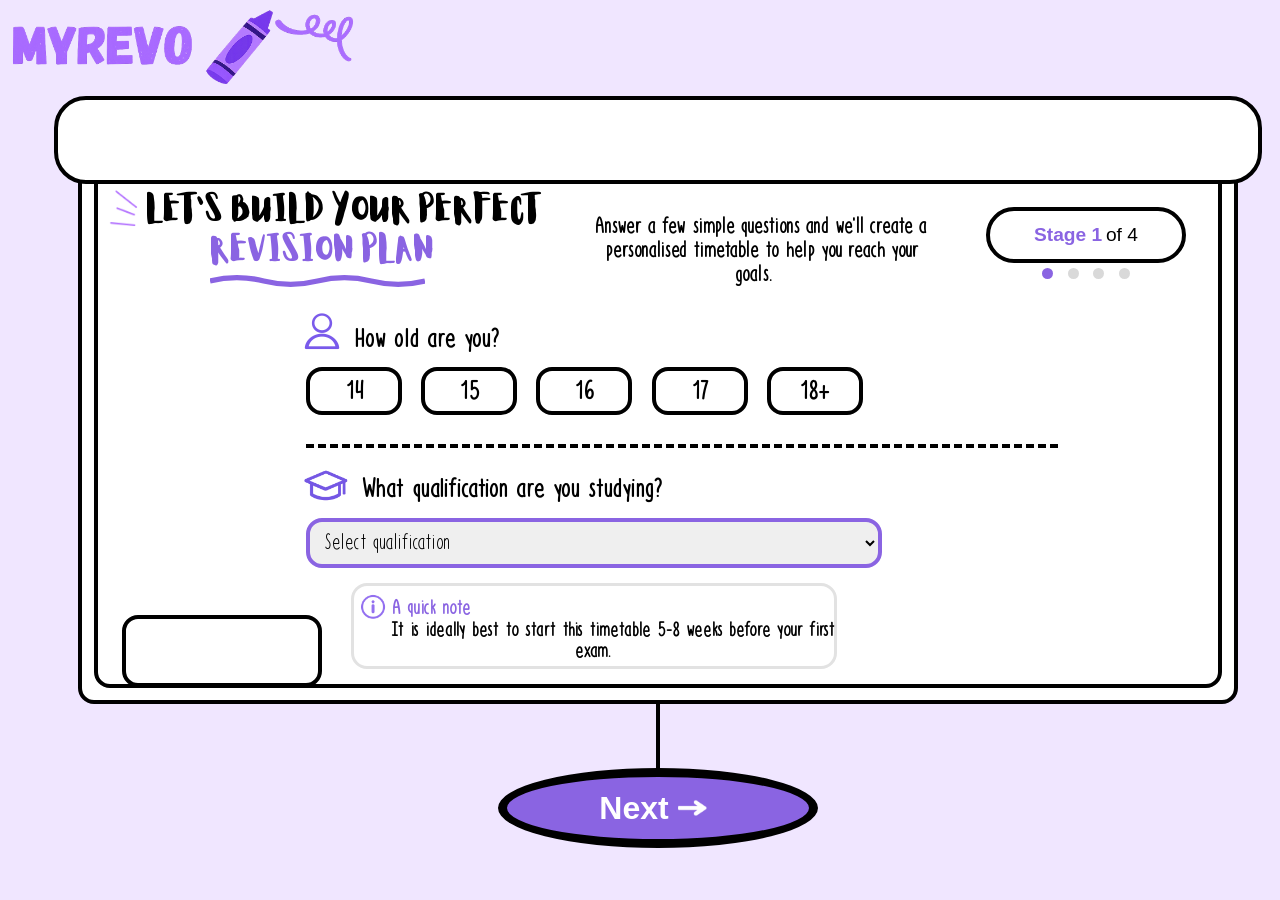
<file: index.html>
<!DOCTYPE html>
<html lang="en-GB">

<head>
<meta charset="UTF-8">
<title>MyRevo - Stage 1</title>
<meta name="viewport" content="width=device-width, initial-scale=1.0">
<meta name="description" content="Build your personalised revision timetable with MyRevo. 
    Answer a few quick questions about your age and qualification.">
<link rel="icon" href="images/icon.png">
<link rel="stylesheet" title="Default" href="css/default.css">

<!-- Google Analytics -->
<script async src="https://www.googletagmanager.com/gtag/js?id=G-S2PFQ54LZQ"></script>
<script>
    window.dataLayer = window.dataLayer || [];

    function gtag() {
        dataLayer.push(arguments);
    }

    gtag('js', new Date());

    gtag('config', 'G-S2PFQ54LZQ');
</script>

<style>

    body {
        -webkit-user-select: none;
        user-select: none;
    }

    .circle {
        cursor: pointer;
        transition: 0.2s ease;
    }

    .circle:hover {
        background: #6b3dcc;
    }

    #position1 {
        position: absolute;
        top: 3.3rem;
        left: 3rem;
    }

    #position2 {
        position: absolute;
        top: 5.8rem;
        left: 7rem;
        color: #8a64e2;
    }

    .squiggle {
        position: absolute;
        top: 1.3rem;
        left: 7rem;
    }

    #position3 {
        font-size: 1.3rem;
        position: absolute;
        top: 3.6rem;
        left: 31rem;
    }

    #position4 {
        font-size: 1.3rem;
        position: absolute;
        top: 5.1rem;
        left: 31.7rem;
    }

    #position5 {
        font-size: 1.3rem;
        position: absolute;
        top: 6.6rem;
        left: 39.8rem;
    }

    #position6 {
        font-size: 1.2rem;
        position: absolute;
        top: 27.4rem;
        left: 18.3rem;
        color: #8a64e2;
    }

    #position7 {
        font-size: 1.2rem;
        position: absolute;
        top: 28.8rem;
        left: 18.3rem;
    }

    #position8 {
        font-size: 1.2rem;
        position: absolute;
        top: 30.1rem;
        left: 29.8rem;
    }

    .lines {
        position: absolute;
        width: 3rem;
        height: 3.3rem;
        top: 2.7rem;
        left: 0.1rem;
    }

    #question1 {
        font-size: 1.6rem;
        position: absolute;
        top: 10rem;
        left: 16rem;
    }

    .question1-icon {
        position: absolute;
        height: 4rem;
        top: 10rem;
        left: 12rem;
    }

    .age-options {
        position: absolute;
        top: 13.2rem;
        left: 13rem;
        display: flex;
        gap: 1.2rem;
    }

    .age-btn {
        width: 6rem;
        height: 3rem;
        border: 0.3rem solid #000000;
        border-radius: 1rem;
        font-size: 1.6rem;
        font-weight: 600;
        background: #FFFFFF;
        cursor: pointer;
    }
    
    .age-btn:hover, .age-btn.selected {
        background: #8a64e2;
        border-color: #000000;
        color: #FFFFFF;
    }

    .divider {
        position: absolute;
        top: 18rem;
        left: 13rem;
        width: 47rem;
        border-top: 0.3rem dashed #000000;
    }

    #question2 {
        font-size: 1.6rem;
        position: absolute;
        top: 19.4rem;
        left: 16.5rem;
    }

    .question2-icon {
        position: absolute;
        height: 4.5rem;
        top: 19.4rem;
        left: 12rem;
    }

    .dropdown-wrapper {
        position: absolute;
        top: 23.6rem;
        left: 13rem;
    }

    .dropdown {
        width: 36rem;
        padding: 0.6rem;
        border: 0.3rem solid #8a64e2;
        border-radius: 1rem;
        font-size: 1.3rem;
        cursor: pointer;
    }

    .dropdown:focus {
        outline: none;
        border-color: #8a64e2;
        box-shadow: 0 0 0 0.2rem #8a64e266; 
    }

    .info {
        position: absolute;
        left: 15.8rem;
        top: 26.7rem;
        width: 30rem;
        height: 5rem;
        border: 0.2rem solid #e2e2e2;
        border-radius: 1rem;
        background: #FFFFFF;
    }

    .info-icon {
        position: absolute;
        height: 2.4rem;
        top: 28rem;
        left: 16rem;
    }

    .next-icon {
        width: 3rem;
        height: 3rem;
    }

    .error-msg {
        display: none;
        position: absolute;
        padding: 1rem;
        bottom: -0.5rem;
        width: 16rem;
        left: 49.6rem;
        background: #FFFFFF;
        color: #FF0000;
        font-size: 1.3rem;
        font-family: Azurite, sans-serif;
        border: 0.3rem solid #FF0000;
        border-radius: 1rem;
    }

    html.is-mobile-device #position1 {
        top: 4.2rem;
    }

    html.is-mobile-device #position2 {
        top: 6.7rem;
    }

</style>

</head>
<body>


<main class="whiteboard-frame1">

    <img class= "page-icon" src="images/page_icon.png" alt="MyRevo Icon">

    <section class="whiteboard-frame2">
        <p class="stages"><strong><span style="color: #8a64e2;">Stage 1</span></strong>of 4</p>
        
        <section class="dots">
            <p class="stage-dot active"></p>
            <p class="stage-dot"></p>
            <p class="stage-dot"></p>
            <p class="stage-dot"></p>
        </section>

        <p class="info"></p>
        <img class="info-icon" src="images/info_icon.png" alt="Info Icon">
        <h3 class="font2" id="position6">A quick note</h3>
        <h3 class="font2" id="position7">It is ideally best to start this timetable 5-8 weeks before your first</h3>
        <h3 class="font2" id="position8">exam.</h3>
        
        <h1 class="font1">
            <span id="position1">Let's build your perfect</span>
            <span id="position2">revision plan</span>
        </h1>

        <svg class="squiggle" width="215" height="240" viewBox="0 0 160 10" xmlns="http://www.w3.org/2000/svg">
            <path d="M0,5 Q20,0 40,5 Q60,10 80,5 Q100,0 120,5 Q140,10 160,5" 
                fill="none" stroke="#8a64e2" stroke-width="4"/>
        </svg>
        
        <img class= "lines" src="images/purple_lines.png" alt="Purple Lines">
        <h2 class="font2" id="position3">Answer a few simple questions and we'll create a</h2>
        <h2 class="font2" id="position4">personalised timetable to help you reach your</h2>
        <h2 class="font2" id="position5">goals.</h2>
        
        <img class="question1-icon" src="images/question1_icon.png" alt="Age Icon">
        <h3 class="font2" id="question1">How old are you?</h3>
        <p class="age-options">
            <button type="button" class="age-btn font2" onclick="selectAge(this)">14</button>
            <button type="button" class="age-btn font2" onclick="selectAge(this)">15</button>
            <button type="button" class="age-btn font2" onclick="selectAge(this)">16</button>
            <button type="button" class="age-btn font2" onclick="selectAge(this)">17</button>
            <button type="button" class="age-btn font2" onclick="selectAge(this)">18+</button>
        </p>

        <p class="divider"></p>

        <img class="question2-icon" src="images/question2_icon.png" alt="Graduation Icon">
        <h3 class="font2" id="question2">What qualification are you studying?</h3>
        <section class="dropdown-wrapper">
            <select class="dropdown font2">
                <option value="" disabled selected>Select qualification</option>
                <option>GCSE Year 10</option>
                <option>GCSE Year 11</option>
                <option>A Level/ AS Level/ BTEC (Year 12)</option>
                <option>A Level/ BTEC (Year 13)</option>
                <option>T Level (Year 1)</option>
                <option>T Level (Year 2)</option>
                <option>University (Level 4)</option>
                <option>University (Level 5)</option>
                <option>University (Level 6)</option>
                <option>University (Master's Degree)</option>
            </select>
        </section>
        
        <h3 class="error-msg font2"></h3>

        <p class="rubber"></p>
    </section>

    <p class="whiteboard-top"></p>
    <p class="line"></p>
    <button type="button" class="circle" onclick="nextPage()">Next<img class="next-icon" src="images/next_icon.png" alt="Next Icon"></button>

</main>

<script src="javascripts/device-check.js"></script>
<script>

    function selectAge(btn) {
        document.querySelectorAll('.age-btn').forEach(b => b.classList.remove('selected'));
        btn.classList.add('selected');
    }

    function nextPage() {
        const ageSelected = document.querySelector('.age-btn.selected');
        const errorMessage = document.querySelector('.error-msg');
        const qualification = document.querySelector('.dropdown').value;
        
        if (!ageSelected || qualification == '') {
            errorMessage.style.display = 'block';
            errorMessage.textContent = 'Error: You cannot leave any blank.';
            return;
        }

        const age = ageSelected.textContent === '18+' ? 18 : parseInt(ageSelected.textContent);

        if (age > 15 && qualification == "GCSE Year 10") {
            errorMessage.style.display = 'block';
            errorMessage.textContent = 'Error: Your age cannot exceed 15 for this qualification.';
            return;
        }

        if (age == 14 && qualification == "GCSE Year 11") {
            errorMessage.style.display = 'block';
            errorMessage.textContent = 'Error: Your age cannot be below 15 for this qualification.';
            return;
        }

        if (qualification == "A Level/ AS Level/ BTEC (Year 12)" || qualification == "T Level (Year 1)") {
            if (age < 16 || age > 17) {
                errorMessage.style.display = 'block';
                errorMessage.textContent = 'Error: Your age must be 16 or 17 for this qualification.';
                return;
            }
        }
        
        if (qualification == "A Level/ BTEC (Year 13)" || qualification == "T Level (Year 2)") {
            if (age < 17) {     
                errorMessage.style.display = 'block';
                errorMessage.textContent = 'Error: Your age cannot be below 17 for this qualification.';
                return;
            }
        }

        if (qualification == "University (Level 4)" || qualification == "University (Level 5)" || 
            qualification == "University (Level 6)" || qualification == "University (Master's Degree)") {
            
            if (age < 18) {
                errorMessage.style.display = 'block';
                errorMessage.textContent = 'Error: Your age cannot be below 18+ for this qualification.';
                return;
            }
        }

        errorMessage.style.display = 'none';

        localStorage.setItem("qualification", qualification);
        localStorage.setItem("age", age);

        animation();
    
    }

    function animation() {
        const board1 = document.querySelector('.whiteboard-frame1');
        const board2 = document.querySelector('.whiteboard-frame2');
        const line = document.querySelector('.line');
        const btn = document.querySelector('.circle');

        btn.classList.add('animating1');

        setTimeout(() => {
            line.classList.add('animating1');
            board1.classList.add('animating1');
            board2.classList.add('animating1');
        }, 120);
 
        setTimeout(() => {
            window.location.href = '/stage_2/';
        }, 700);
    }

</script>

</body>
</html>
</file>
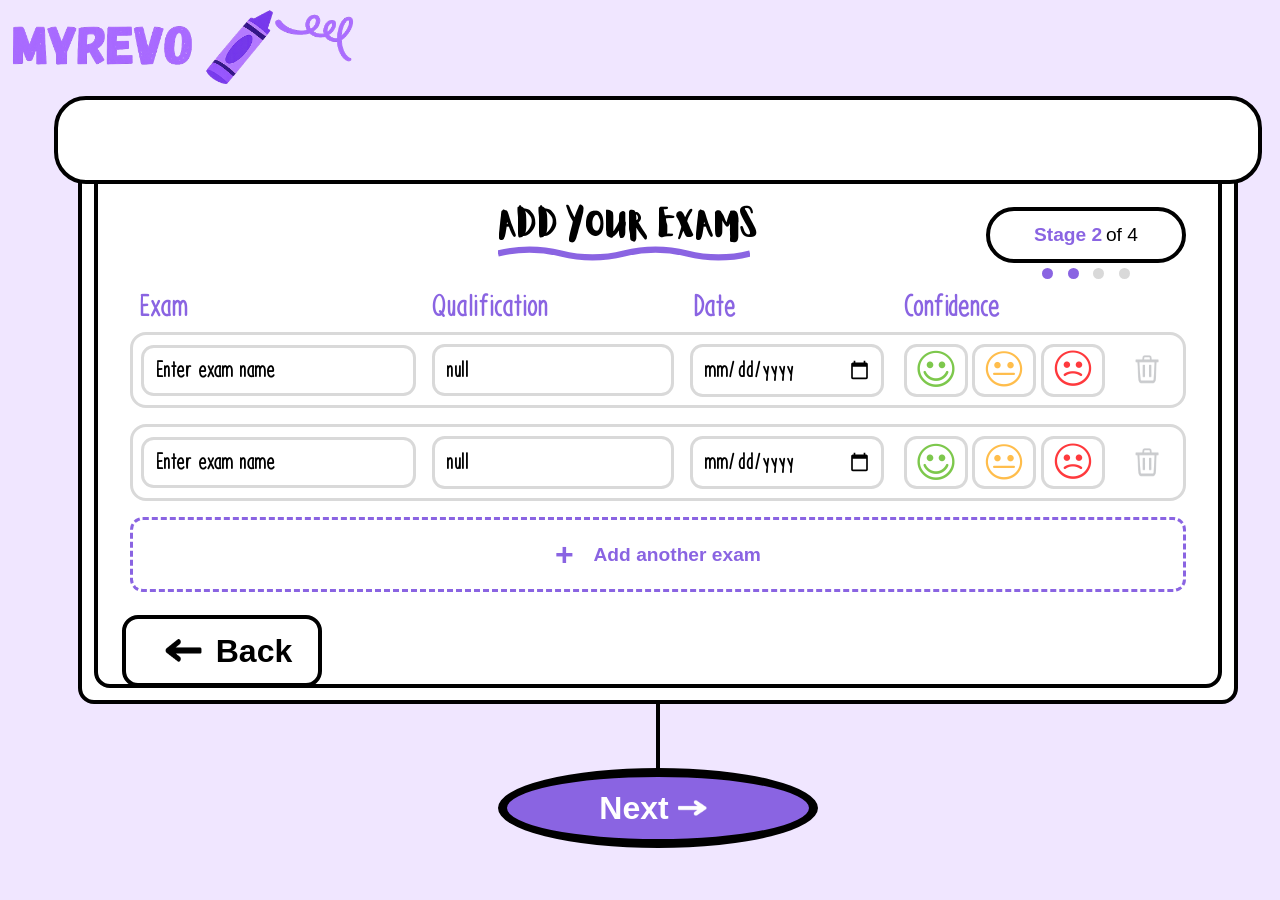
<file: stage_2/index.html>
<!DOCTYPE html>
<html lang="en-GB">

<head>
<meta charset="UTF-8">
<title>MyRevo - Stage 2</title>
<meta name="viewport" content="width=device-width, initial-scale=1.0">
<meta name="description" content="Add the name, qualification type (if necessary),
    the date and the confidence level for your exams so MyRevo is able to apply this on your timetable.">
<link rel="icon" href="../images/icon.png">
<link rel="stylesheet" title="Default" href="../css/default.css">

<style>

    body {
        -webkit-user-select: none;
        user-select: none;
    }

    .circle {
        cursor: pointer;
        transition: 0.2s ease;
    }

    .circle:hover {
        background: #6b3dcc;
    }

    .rubber {
        position: absolute;
        bottom: -0.2rem;
        cursor: pointer;
        height: 4.5rem;
        width: 12.5rem;
        transition: 0.2s ease;
    }

    .rubber:hover {
        background: #e2e2e2;
    }
    
    .next-icon {
        width: 3rem;
        height: 3rem;
    }

    .back-icon {
        width: 4rem;
        height: 5rem;
    }

    #position1 {
        position: absolute;
        top: 2.5rem;
        left: 25rem;
        font-size: 2rem;
    }

    .squiggle {
        position: relative;
        margin-left: 25rem;
    }

    .table-wrap {
        position: absolute;
        top: 9rem;
        left: 2rem;
        right: 2rem;
        bottom: 5.2rem;
        overflow-y: auto;    
    }

    .table-wrap::-webkit-scrollbar { 
        width: 0.4rem; 
    }

    .table-wrap::-webkit-scrollbar-thumb { 
        background: #f0e6ff;
        border-radius: 2.5rem;
    }
 
    .exam-row {
        display: grid;
        grid-template-columns: 1.7fr 1.5fr 1.2fr 1.3fr 0.3fr;
        align-items: center;
        height: 3.4rem;
        border: 0.2rem solid #d9d9d9;
        border-radius: 1rem;
        margin-bottom: 1rem;
        background: white;
        padding: 0.5rem;
        gap: 1rem;
    }

    .table-headers {
        position: sticky;
        top: 0;
        display: grid;
        grid-template-columns: 1.7fr 1.5fr 1.2fr 1.3fr 0.28fr;
        gap: 1rem;
        padding: 0.5rem;
        background: white;
        z-index: 10;
        margin-bottom: -1rem;
        font-size: 1.2rem;
        color: #8a64e2;
    }

    .table-headers h2 {
        margin: 0;
    }
        
    .exam-name {
        font-size: 1.3rem;
        font-weight: 800;
        border: 0.2rem solid #d9d9d9;
        border-radius: 0.8rem;
        padding: 0.7rem;
        overflow-x: auto;
        white-space: nowrap;
        text-overflow: clip;
    }

    .exam-name:focus { 
        outline: none; 
        border-color: #8a64e2; 
    }
 
    .exam-qual {
        height: 2.9rem;
        font-size: 1.3rem;
        font-weight: 800;
        border: 0.2rem solid #d9d9d9;
        border-radius: 0.8rem;
        display: flex;
        align-items: center;
        padding: 0 0.7rem;
    } 

    .date-input {
        box-sizing: border-box;
        width: 100%;
        height: 3.3rem;
        font-size: 1.3rem;
        font-weight: 800;
        border: 0.2rem solid #d9d9d9;
        border-radius: 0.8rem;
        padding: 0.6rem;
        cursor: pointer;
    }

    .date-input:focus { 
        outline: none; 
        border-color: #8a64e2; 
    }

    .conf-cell { 
        display: flex;
        gap: 0.1rem;
    }

    .conf-btn {
        width: 4rem; 
        height: 3.3rem;
        border: 0.2rem solid #d9d9d9;
        border-radius: 0.8rem;
        background: #FFFFFF;
        cursor: pointer;
        display: flex; 
        align-items: center; 
        justify-content: center;
        margin-left: 0.2rem;
    }

    .conf-btn.good:hover, .conf-btn.good.active { 
        background: #d1fae5; 
        border-color: #4ccf62; 
    }

    .conf-btn.ok:hover, .conf-btn.ok.active { 
        background: #fef3c7; 
        border-color: #f5a822; 
    }
    
    .conf-btn.bad:hover, .conf-btn.bad.active { 
        background: #fee2e2; 
        border-color: #ef4444; 
    }
    
    .conf-icons {
        width: 4rem;
    }
 
    .add-row-btn {
        width: 100%;
        height: 4.7rem;
        border: 0.2rem dashed #8a64e2;
        border-radius: 0.8rem;
        background: white;
        padding: 0.4rem;
        font-size: 1.2rem;
        font-family: sans-serif;
        font-weight: 700;
        color: #8a64e2;
        cursor: pointer;
        transition: 0.2s ease;
        margin-top: 0.1rem;
    }
    
    .add-row-btn:hover { 
        background: #f0e6ff; 
    }

    .delete-icon {
        width: 2.5rem;
        height: 3rem;
        background: none;
        border: none;
        padding: 0;
        cursor: pointer;
    }

    .pop-up {
        position: fixed;
        top: 0.1rem;
        left: 50%;
        transform: translateX(-50%);
        padding: 1rem;
        border-radius: 0.8rem;
        font-family: sans-serif;
        font-size: 1.2rem;
        font-weight: 700;
        z-index: 999;
        opacity: 0;
        transition: 0.3s opacity;
    }

    .pop-up.success { 
        background: #d1fae5; 
        border: 2px solid #10b981; 
        color: #065f46; 
    }

    .pop-up.error { 
        background: #fee2e2; 
        border: 2px solid #ef4444; 
        color: #991b1b; 
    }

    .pop-up.show { 
        opacity: 1; 
    }

    .error-msg {
        display: none;
        padding: 1rem;
        width: 30rem;
        color: #FF0000;
        background: #FFFFFF;
        font-size: 1.4rem;
        border: 0.3rem solid #FF0000;
        border-radius: 1rem;
        margin-top: 15rem;
        margin-left: 16rem;
    }

    .dropdown {
        width: calc(100% + 1.4rem);
        height: 100%;
        margin-left: -0.7rem;
        margin-right: -0.7rem;
        border: 0rem solid #d9d9d9;
        border-radius: 0.6rem;
        font-size: 1.3rem;
        font-weight: 800;
        cursor: pointer;
        padding: 0 0.4rem;
    }

    .dropdown:focus {
        outline: none; 
        box-shadow: 0 0 0 0.2rem #8a64e2;
    }

    html.is-mobile-device #position1 {
        top: 3.5rem;
    }

    html.is-mobile-device .squiggle {
        top: 0.1rem;
    }

</style>

</head>
<body>


<main class="whiteboard-frame1 animating2">

    <p class="pop-up"></p>

    <img class= "page-icon" src="../images/page_icon.png" alt="MyRevo Icon">

    <div class="page-wrapper" id="pageWrapper"></div>
        <section class="whiteboard-frame2 animating2">
            <p class="stages"><strong><span style="color: #8a64e2;">Stage 2</span></strong>of 4</p>
            
            <section class="dots">
                <p class="stage-dot active"></p>
                <p class="stage-dot active"></p>
                <p class="stage-dot"></p>
                <p class="stage-dot"></p>
            </section>

            <h1 class="font1" id="position1">Add your exams</h1>
            <svg class="squiggle" width="252" height="227" viewBox="0 0 160 10" xmlns="http://www.w3.org/2000/svg">
                <path d="M0,5 Q20,0 40,5 Q60,10 80,5 Q100,0 120,5 Q140,10 160,5" 
                    fill="none" stroke="#8a64e2" stroke-width="4"/>
            </svg>

            <section class="table-wrap">
                <section class="table-headers">
                    <h2 class="font2">Exam</h2>
                    <h2 class="font2">Qualification</h2>
                    <h2 class="font2">Date</h2>
                    <h2 class="font2">Confidence</h2>
                    <span></span>
                </section>
                <p id="examList"></p>
                <button type="button" class="add-row-btn" id="addBtn" onclick="addExam()">
                    <span style="font-size: 2rem; vertical-align: middle; margin-right: 0.9rem">+</span>
                    <span style="vertical-align: middle;">Add another exam</span></button>
            </section>

            <button type="button" class="rubber" onclick="previousPage()"><img class="back-icon" src="../images/back_icon.png" alt="Back Icon">Back</button>

            <h3 class="error-msg font2"></h3>
            
        </section>
    </div>

    <p class="whiteboard-top"></p>
    <p class="line animating2"></p>
    <button class="circle animating2" onclick="nextPage()">Next<img class="next-icon" src="../images/next_icon.png" alt="Next Icon"></button>

</main>

<script src="../javascripts/device-check.js"></script>

<script>
    
    window.onload = () => {
        const skipLoad = sessionStorage.getItem('skipLoad');

        if (skipLoad) {
            sessionStorage.removeItem('skipLoad');

            const board1 = document.querySelector('.whiteboard-frame1');
            const board2 = document.querySelector('.whiteboard-frame2');
            const line = document.querySelector('.line');
            const btn = document.querySelector('.circle');

            board1.classList.remove('animating2');
            board2.classList.remove('animating2');
            line.classList.remove('animating2');
            btn.classList.remove('animating2');

            board1.classList.add('no-animation');
            board2.classList.add('no-animation');
            line.classList.add('no-animation');
            btn.classList.add('no-animation');
        }
    };

    function previousPage() {
        window.location.href = '/'
    }

    const maxLength = 35;

    function qualificationChecker(i) {
        let qualification = localStorage.getItem("qualification");

        if (qualification === "A Level/ AS Level/ BTEC (Year 12)") {
            return `
                <select class="dropdown font2" onchange="exams[${i}].qualification = this.value">
                    <option value="" disabled selected>Select qualification</option>
                    <option ${exams[i].qualification === "A Level Year 12" ? "selected" : ""}>A Level Year 12</option>
                    <option ${exams[i].qualification === "AS Level Year 12" ? "selected" : ""}>AS Level Year 12</option>
                    <option ${exams[i].qualification === "BTEC Year 12" ? "selected" : ""}>BTEC Year 12</option>
                </select>`;
        }

        if (qualification === "A Level/ BTEC (Year 13)") {
            return `
                <select class="dropdown font2" onchange="exams[${i}].qualification = this.value">
                    <option value="" disabled selected>Select qualification</option>
                    <option ${exams[i].qualification === "A Level Year 13" ? "selected" : ""}>A Level Year 13</option>
                    <option ${exams[i].qualification === "BTEC Year 13" ? "selected" : ""}>BTEC Year 13</option>
                </select>`;
        }

        exams[i].qualification = qualification;

        return qualification;
    }
 
    const exams = [
        { name: 'Enter exam name', qualification: null, date: null, confidence: null },
        { name: 'Enter exam name', qualification: null, date: null, confidence: null },
    ];
 
    function fmtDate(iso) {
        if (!iso) return '';
        const [y, m, d] = iso.split('-');
        return `${d}/${m}/${String(y).slice(2)}`;
    }

    function getDateBounds() {
        const today = new Date().toISOString().split('T')[0];
        const nextYear = new Date(new Date().setFullYear(new Date().getFullYear() + 1)).toISOString().split('T')[0];
        return { today, nextYear };
    }

    function handleDateChange(input, i) {
        const errorMessage = document.querySelector('.error-msg');

        if (!input.value) {
            return;
        }

        const [yearStr, monthStr] = input.value.split('-');
        const year = Number(yearStr);
        const month = Number(monthStr);

        if (year < 1000) {
            return;
        }

        const currentYear = new Date().getFullYear();
        if (year !== currentYear && year !== currentYear + 1) {
            exams[i].date = null;
            input.value = '';
            errorMessage.style.display = 'block';
            errorMessage.textContent = 'Error: The year must be this year or next year.';
            return;
        }
        
        const { today, nextYear } = getDateBounds();

        if (input.value < today || input.value > nextYear) {
            exams[i].date = null;
            input.value = '';
            errorMessage.style.display = 'block';
            errorMessage.textContent = 'Error: Date must be between today and next year.';
            return;
        }

        errorMessage.style.display = 'none';
        exams[i].date = input.value;
        process();
    }
 
    function process() {
        const list = document.getElementById('examList');
        list.innerHTML = '';
 
        exams.forEach((ex, i) => {
            const row = document.createElement('div');
            row.className = 'exam-row';
            row.innerHTML = `
                <input class="exam-name font2" type="text" value="${ex.name}" oninput="exams[${i}].name=this.value"></input>
                <div class="exam-qual font2">${qualificationChecker(i)}</div>
                <input class="date-input font2" type="date" value="${ex.date}" 
                    oninput="handleDateChange(this, ${i})">
                <div class="conf-cell">
                    <button type="button" class="conf-btn good ${ex.confidence==='good'?'active':''}" onclick="setConf(${i},'good')">
                        <img class="conf-icons" src="../images/good_icon.png" alt="Good Icon"></button>
                    <button type="button" class="conf-btn ok ${ex.confidence==='ok'  ?'active':''}" onclick="setConf(${i},'ok')">
                        <img class="conf-icons" src="../images/okay_icon.png" alt="Okay Icon"></button>
                    <button type="button" class="conf-btn bad ${ex.confidence==='bad' ?'active':''}" onclick="setConf(${i},'bad')">
                        <img class="conf-icons" src="../images/bad_icon.png" alt="Bad Icon"></button>
                </div>
                <button type="button" class="delete-icon" onclick="delExam(${i})"><img class="delete-icon" src="../images/delete_icon.png" alt="Delete Icon"></button>
            `;
            list.appendChild(row);
        });

        localStorage.setItem("exams", JSON.stringify(exams));
 
        document.querySelector('#addBtn').style.display = 'block';
    }
 
    function setConf(i, value) { 
        exams[i].confidence = value; 
        process(); 
    }
 
    function delExam(i) {
        exams.splice(i, 1);
        process();
        showPopUp('Successfully deleted', 'error');
    }

    function addExam() {
        if (exams.length >= maxLength) {
            const errorMessage = document.querySelector('.error-msg');

            errorMessage.style.display = 'block';
            errorMessage.textContent = 'You have reached the maximum number of exams.';

            setTimeout(() => {
                errorMessage.style.display = 'none';
            }, 3000);

            return;
        }

        exams.push({
            name: 'Enter exam name',
            qualification: null,
            date: null,
            confidence: null
        });

        process();
        showPopUp('Successfully added', 'success');
    }

    function showPopUp(msg, type) {
        const popUp = document.querySelector('.pop-up');
        popUp.textContent = msg;
        popUp.className = `pop-up ${type} show`;
        setTimeout(() => popUp.className = 'pop-up', 1500);
    }

    function nextPage() {
        const errorMessage = document.querySelector('.error-msg');
        const qualification = localStorage.getItem("qualification");

        if (exams.length == 0) {
            errorMessage.style.display = 'block';
            errorMessage.textContent = 'Error: You must have at least one exam.';
            return;
        }

        if (exams.some(ex => !ex.name || ex.name === "Enter exam name")) {
            errorMessage.style.display = 'block';
            errorMessage.textContent = 'Error: You cannot leave any blank.';
            return;
        }

        if ((qualification === "A Level/ AS Level/ BTEC (Year 12)" || qualification === "A Level/ BTEC (Year 13)") && exams.some(ex => !ex.qualification)) {
            errorMessage.style.display = 'block';
            errorMessage.textContent = 'Error: You cannot leave any blank.';
            return;
        }

        if (exams.some(ex => !ex.date)) {
            errorMessage.style.display = 'block';
            errorMessage.textContent = 'Error: You cannot leave any blank.';
            return;
        }

        if (exams.some(ex => !ex.confidence)) {
            errorMessage.style.display = 'block';
            errorMessage.textContent = 'Error: You cannot leave any blank.';
            return;
        }

        const dateCounts = {};

        exams.forEach(ex => {
            if (!ex.date) return;
            dateCounts[ex.date] = (dateCounts[ex.date] || 0) + 1;
        });

        for (const date in dateCounts) {
            if (dateCounts[date] > 2) {
                const errorMessage = document.querySelector('.error-msg');
                errorMessage.style.display = 'block';
                errorMessage.textContent = 'Error: You cannot have more than two exams on the same day.';
                return;
            }
        }

        const nameCounts = {};

        exams.forEach(ex => {
            const name = ex.name.trim().toLowerCase();
            if (!name) return;
            nameCounts[name] = (nameCounts[name] || 0) + 1;
        });

        for (const name in nameCounts) {
            if (nameCounts[name] > 1) {
                const errorMessage = document.querySelector('.error-msg');
                errorMessage.style.display = 'block';
                errorMessage.textContent = 'Error: You cannot have two or more exams with the same name.';
                return;
            }
        }

        localStorage.setItem("exams", JSON.stringify(exams));

        animation();
    }

    function animation() {
        const board1 = document.querySelector('.whiteboard-frame1');
        const board2 = document.querySelector('.whiteboard-frame2');
        const line = document.querySelector('.line');
        const btn = document.querySelector('.circle');
        
        board1.classList.remove('animating2');
        board2.classList.remove('animating2');
        line.classList.remove('animating2');
        btn.classList.remove('animating2');
        board1.classList.remove('no-animation');
        board2.classList.remove('no-animation');
        line.classList.remove('no-animation');
        btn.classList.remove('no-animation');

        btn.classList.add('animating1');

        setTimeout(() => {
            line.classList.add('animating1');
            board1.classList.add('animating1');
            board2.classList.add('animating1');
        }, 120);
 
        setTimeout(() => {
            window.location.href = '/stage_3/';
        }, 700);
    }

    process();

</script>

</body>
</html>
</file>
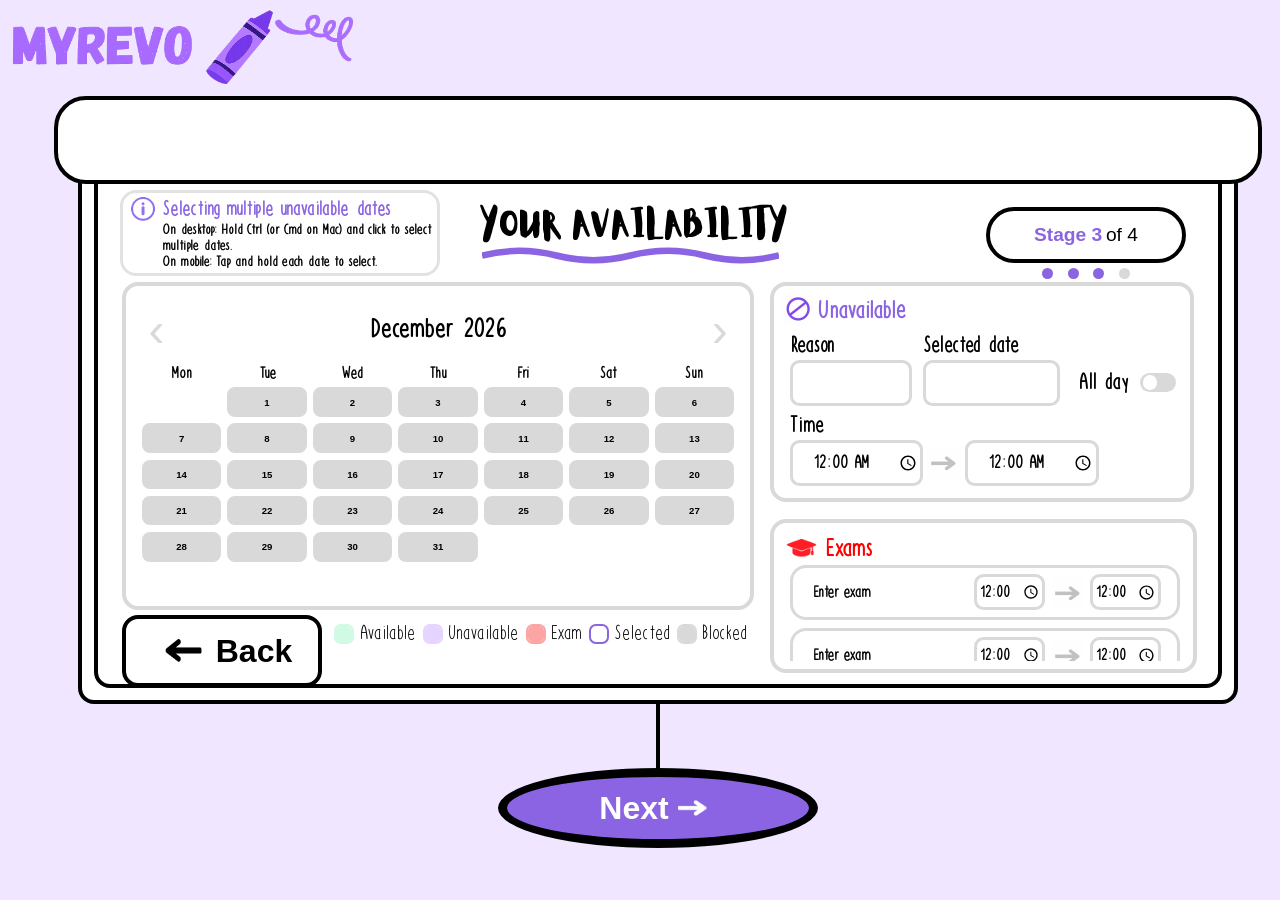
<file: stage_3/index.html>
<!DOCTYPE html>
<html lang="en-GB">

<head>
<meta charset="UTF-8">
<title>MyRevo - Stage 3</title>
<meta name="viewport" content="width=device-width, initial-scale=1.0">
<meta name="description" content="Set your availability and exam dates 
    so MyRevo can build a revision timetable that fits around your schedule.">
<link rel="icon" href="../images/icon.png">
<link rel="stylesheet" title="Default" href="../css/default.css">

<style>

    body {
        -webkit-user-select: none;
        user-select: none;
    }

    input, textarea {
        -webkit-user-select: text;
        user-select: text;
    }

    .circle {
        cursor: pointer;
        transition: 0.2s ease;
    }

    .circle:hover {
        background: #6b3dcc;
    }

    .rubber {
        position: absolute;
        bottom: -0.2rem;
        cursor: pointer;
        height: 4.5rem;
        width: 12.5rem;
        transition: 0.2s ease;
    }

    .rubber:hover {
        background: #e2e2e2;
    }
    
    .next-icon {
        width: 3rem;
        height: 3rem;
    }

    .back-icon {
        width: 4rem;
        height: 5rem;
    }

    #position1 {
        position: absolute;
        top: 2.5rem;
        left: 24rem;
        font-size: 2rem;
    }

    .squiggle {
        position: relative;
        margin-left: 24rem;
    }

    #position2 {
        position: absolute;
        top: -0.8rem;
        left: 2.7rem;
        font-size: 1.5rem;
        font-weight: 700;
        color: #8a64e2;
    }

    #position3 {
        position: absolute;
        top: 1.7rem;
        left: 9.3rem;
        font-size: 1.3rem;
        font-weight: 700;
    }

    #position4 {
        position: absolute;
        top: 6.7rem;
        left: 1rem;
        font-size: 1.3rem;
        font-weight: 700;
    }

    #position5 {
        position: absolute;
        top: 4rem;
        left: 19rem;
        font-size: 1.3rem;
        font-weight: 700;
    }

    #position6 {
        position: absolute;
        top: -0.7rem;
        left: 3.2rem;
        font-size: 1.5rem;
        font-weight: 700;
        color: #ff0000;
    }

    #position7 {
        position: absolute;
        top: 1.7rem;
        left: 1rem;
        font-size: 1.3rem;
        font-weight: 700;
    }

    #position8 {
        font-size: 1.2rem;
        position: absolute;
        top: 2.5rem;
        left: 4rem;
        font-weight: 700;
        color: #8a64e2;
    }

    #position9 {
        font-size: 0.9rem;
        position: absolute;
        top: 4.3rem;
        left: 4rem;
        font-weight: 700;
        color: #000000;
    }

    #position10 {
        font-size: 0.9rem;
        position: absolute;
        top: 5.3rem;
        left: 4rem;
        font-weight: 700;
        color: #000000;
    }

    #position11 {
        font-size: 0.9rem;
        position: absolute;
        top: 6.3rem;
        left: 4rem;
        font-weight: 700;
        color: #000000;
    }
    
    .box1 {
        position: absolute;
        left: 1.5rem;
        top: 8.9rem;
        width: 37rem;
        height: 18rem;
        border: 0.3rem solid #d9d9d9;
        padding: 1rem;
        border-radius: 1rem;
        background: #FFFFFF;
    }
    
    .month-nav {
        display: flex;
        justify-content: space-between;
        align-items: center;
        margin-bottom: 0.5rem;
        font-size: 1.6rem;
        font-weight: 700;
    }
 
    .month-nav button {
        background: none;
        border: none;
        font-size: 3rem;
        color: #8a64e2;
        cursor: pointer;
        padding: 0 0.4rem;
        transition: 0.15s;
    }
 
    .month-nav button:hover { 
        text-shadow: 0 0 0.6rem #8a64e2;
    }

    .month-nav button:disabled { 
        color: #d9d9d9; 
        cursor: default; 
    }

    .month-nav button:disabled:hover {
        background: none;
        text-shadow: none;
    }
 
    .day-headers {
        display: grid;
        grid-template-columns: repeat(7, 1fr);
        text-align: center;
        font-weight: 700;
        font-size: 1rem;
        margin-bottom: 0.3rem;
        gap: 0.4rem;
    }

    #calGrid {
        display: grid;
        grid-template-columns: repeat(7, 1fr);
        gap: 0.4rem;
    }
 
    .cal-day {
        text-align: center;
        padding: 0.4rem 0;
        border: 0.2rem solid #d1fae5;
        border-radius: 0.5rem;
        cursor: pointer;
        font-family: sans-serif;
        font-size: 0.6rem;
        font-weight: 700;
        background: #d1fae5;
        transition: 0.15s;
        touch-action: manipulation;
    }

    .cal-day:hover {
        border-color: #8a64e2;
        background-color: #FFFFFF;
    }

    .cal-day.selected {
        border-color: #8a64e2;
        background-color: #FFFFFF;
    }

    .cal-day.past {
        background: #d9d9d9;
        border-color: #d9d9d9;
        cursor: default;
    }

    .cal-day.empty {
        background: #FFFFFF;
        border: none;
        cursor: default;         
    }

    .cal-day.exam {
        background: #fca5a5;
        border-color: #fca5a5;
        cursor: default;
    }

    .cal-day.unavailable {
        background: #e5d4ff;
        border-color: #e5d4ff;
    }

    .cal-day.selected.unavailable {
        border-color: #8a64e2;
        background-color: #FFFFFF;
    }

    .key {
        margin-left: 14.9rem;
        margin-top: 15.5rem;
        font-size: 1.2rem;
        display: flex;
        flex-direction: row;
        gap: 0.6rem;
    }

    .key-item {
        display: flex;
        align-items: center;
        gap: 0.4rem;
    }

    .key-box {
        width: 1rem;
        height: 1rem;
        border-radius: 0.3rem;
    }

    .box2 {
        position: absolute;
        left: 42rem;
        top: 8.9rem;
        width: 24rem;
        height: 11.2rem;
        border: 0.3rem solid #d9d9d9;
        padding: 1rem;
        border-radius: 1rem;
        background: #FFFFFF;
    }

    .unavailable-icon {
        position: absolute;
        width: 2rem;
        height: 2rem;
        left: 0.5rem;
        top: 0.4rem;
    }

    .selected-date {
        position: absolute;
        left: 9.3rem;
        top: 3.5rem;
        width: 7.9rem;
        height: 2.5rem;
        border: 0.2rem solid #d9d9d9;
        border-radius: 0.6rem;
        font-size: 1.1rem;
        font-weight: 700;
        display: flex;        
        justify-content: flex-start;
        align-items: center; 
        padding-left: 0.3rem;
    }

    .reason {
        position: absolute;
        left: 1rem;
        top: 4.6rem;
        width: 6.8rem;
        height: 2.4rem;
        border: 0.2rem solid #d9d9d9;
        border-radius: 0.6rem;
        font-size: 1.1rem;
        font-weight: 700;
        display: flex;        
        justify-content: flex-start;
        align-items: center; 
        padding-left: 0.3rem;
        overflow-x: auto;
        white-space: nowrap;
        text-overflow: clip;
    }

    .reason:focus { 
        outline: none; 
        border-color: #8a64e2; 
    }

    .reason:disabled {
        background: #FFFFFF;
        color: #FFFFFF;
    }

    .toggle-wrap { 
        position: absolute; 
        width: 2.2rem; 
        height: 1.2rem;
        top: 5.4rem;
        left: 22.9rem; 
    }

    .toggle-slider {
        position: absolute; 
        inset: 0; 
        background: #d9d9d9;
        border-radius: 1rem; 
        cursor: pointer; 
        transition: 0.2s;
    }

    .toggle-wrap input:checked + .toggle-slider { 
        background: #17b463; 
    }

    .toggle-slider::before {
        content: ''; 
        position: absolute;
        width: 0.9rem; 
        height: 0.9rem; 
        left: 0.15rem; 
        top: 0.15rem;
        background: #FFFFFF; 
        border-radius: 50%; 
        transition: 0.2s;
    }

    .toggle-wrap input:checked + .toggle-slider::before { 
        transform:translateX(1rem); 
    }

    .time-input {
        width: 7.9rem; 
        height: 2.5rem;
        border: 0.2rem solid #d9d9d9; 
        border-radius: 0.6rem;
        font-size: 1.1rem;
        font-weight: 700;
        text-align: center;
        margin-top: 8.6rem;
    }

    .time-input:disabled { 
        background: #d9d9d9; 
        color: #aaaaaa; 
    }

    .time-input:focus { 
        outline: none; 
        border-color: #8a64e2; 
    }

    .arrow-icon1 { 
        width: 2rem;
        height: 2rem;
        position: relative;
        top: 0.6rem;
    }

    .delete-icon {
        position: absolute;
        top: 0.2rem;
        left: 11.6rem;
        width: 2rem;
        height: 2.5rem;
        background: none;
        border: none;
        padding: 0;
        cursor: pointer;
    }

    .box3 {
        position: absolute;
        left: 42rem;
        top: 23.7rem;
        width: 25.6rem;
        height: 8.5rem;
        border: 0.3rem solid #d9d9d9;
        border-radius: 1rem;
        padding: 0.3rem;
        background: #FFFFFF;
    }

    .exam-icon {
        position: absolute;
        width: 3.2rem;
        height: 3.2rem;
        left: 0.1rem;
        top: 0rem;
    }

    .table-wrap {
        position: absolute;
        width: 25rem;
        top: 2.3rem;
        left: 0.7rem;
        right: 2rem;
        bottom: 0.5rem;
        overflow-y: auto;    
    }

    .table-wrap::-webkit-scrollbar { 
        width: 0.4rem; 
    }

    .table-wrap::-webkit-scrollbar-thumb { 
        background: #f0e6ff;
        border-radius: 2.5rem;
    }

    .exam-row {
        display: grid;
        grid-template-columns: 1.7fr 1.4fr 0.6fr 0.4fr 0.9fr;
        align-items: center;
        justify-items: center;
        width: 22rem;
        border: 0.2rem solid #d9d9d9;
        border-radius: 1rem;
        background: white;
        gap: 0.4rem;
        padding: 0rem 1rem;
    }

    #examView {
        display: flex;
        flex-direction: column;
        justify-content: flex-start;
        align-items: center;
        gap: 0.5rem; 
        margin: 0.3rem;
    }

    .exam-name {
        font-size: 1rem;
        font-weight: 800;
        max-width: 4rem;
        overflow-x: auto;
        white-space: nowrap;
        text-overflow: clip;
    }

    .exam-date {
        width: 5rem;
        font-size: 1rem;
        font-weight: 800;
    }

    .time-input2 {
        width: 4rem; 
        height: 1.9rem;
        border: 0.2rem solid #d9d9d9; 
        border-radius: 0.6rem;
        font-size: 1rem;
        font-weight: 700;
    }

    .time-input2:focus { 
        outline: none; 
        border-color: #8a64e2; 
    }

    .arrow-icon2 { 
        width: 2rem;
        height: 2rem;
    }

    .error-msg {
        display: none;
        position: absolute;
        padding: 1rem;
        top: 1.8rem;
        width: 19rem;
        left: 1.4rem;
        color: #FF0000;
        background: #FFFFFF;
        font-size: 1.3rem;
        border: 0.3rem solid #FF0000;
        border-radius: 1rem;
    }

    .info {
        position: absolute;
        left: 1.4rem;
        top: 2.1rem;
        width: 19.6rem;
        height: 5rem;
        border: 0.2rem solid #e2e2e2;
        border-radius: 1rem;
        background: #FFFFFF;
    }

    .info-icon {
        position: absolute;
        height: 2.4rem;
        top: 3.1rem;
        left: 1.6rem;
    }

    html.is-mobile-device #position1 {
        top: 3.5rem;
    }

    html.is-mobile-device .squiggle {
        top: 0.1rem;
    }

</style>

</head>
<body>

<main class="whiteboard-frame1 animating2">

    <img class="page-icon" src="../images/page_icon.png" alt="MyRevo Icon">

    <section class="whiteboard-frame2 animating2">
        <p class="stages"><strong><span style="color: #8a64e2;">Stage 3</span></strong>of 4</p>
        
        <section class="dots">
            <p class="stage-dot active"></p>
            <p class="stage-dot active"></p>
            <p class="stage-dot active"></p>
            <p class="stage-dot"></p>
        </section>

        <h1 class="font1" id="position1">Your availability</h1>
        <svg class="squiggle" width="297" height="231" viewBox="0 0 160 10" xmlns="http://www.w3.org/2000/svg">
            <path d="M0,5 Q20,0 40,5 Q60,10 80,5 Q100,0 120,5 Q140,10 160,5" 
                fill="none" stroke="#8a64e2" stroke-width="3.5"/>
        </svg>

        <section class="box1 font2">
            
            <section class="month-nav">
                <button type="button" id="prevBtn" onclick="changeMonth(-1)">&#8249;</button>
                <span id="monthLabel"></span>
                <button type="button" id="nextBtn" onclick="changeMonth(1)">&#8250;</button>
            </section>
 
            <section class="day-headers">
                <div>Mon</div><div>Tue</div><div>Wed</div>
                <div>Thu</div><div>Fri</div><div>Sat</div><div>Sun</div>
            </section>
 
            <div id="calGrid"></div>

        </section>

        <section class="key font2">
            <div class="key-item">
                <div class="key-box" style="background:#d1fae5;outline:0.15rem solid #d1fae5"></div>
                <span>Available</span>
            </div>

            <div class="key-item">
                <div class="key-box" style="background:#e5d4ff;outline:0.15rem solid #e5d4ff"></div>
                <span>Unavailable</span>
            </div>

            <div class="key-item">
                <div class="key-box" style="background:#fca5a5;outline:0.15rem solid #fca5a5"></div>
                <span>Exam</span>
            </div>

            <div class="key-item">
                <div class="key-box" style="background:#FFFFFF;outline:0.15rem solid #8a64e2"></div>
                <span>Selected</span>
            </div>

            <div class="key-item">
                <div class="key-box" style="background:#d9d9d9;outline:0.15rem solid #d9d9d9"></div>
                <span>Blocked</span>
            </div>
        </section>

        <section class="box2 font2">
            <img class="unavailable-icon" src="../images/unavailable_icon.png" alt="Unavailable Icon">
            <p id="position2">Unavailable</p>
            <p id="position3">Selected date</p>
            <p class="selected-date" id="selectedDate"></p>
            <p id="position4">Time</p>
            <p id="position5">All day</p>
            <p id="position7">Reason</p>
            <input class="reason font2" type="text" value="" disabled onchange="reason=this.value"></input>

            <label class="toggle-wrap">
                <input type="checkbox" id="allDay" onchange="allDay()">
                <span class="toggle-slider"></span>
            </label>

            <input class="time-input font2" type="time" id="timeStart" value="00:00" onblur="
                if (this.value === timeEnd.value && !(this.value === '00:00' && timeEnd.value === '00:00')) {
                    this.value = '00:00';
                    timeEnd.value = '00:00';
                    document.querySelector('.error-msg').style.display = 'block';
                    document.querySelector('.error-msg').textContent = 'Error: You cannot have the start time equal to the end time.';
                    return;

                } else if (this.value > timeEnd.value && this.value != '00:00' && timeEnd.value != '00:00') {
                    this.value = '00:00';
                    timeEnd.value = '00:00';
                    document.querySelector('.error-msg').style.display = 'block';
                    document.querySelector('.error-msg').textContent = 'Error: You cannot have the start time bigger than the end time.';
                    return;

                } else {
                    document.querySelector('.error-msg').style.display = 'none';
                }
                toggleDeleteBtn();
                ">
            <img class="arrow-icon1" src="../images/arrow_icon.png" alt="Arrow Icon">
            <input class="time-input font2" type="time" id="timeEnd" value="00:00" onblur="
                if (this.value === timeStart.value && !(this.value === '00:00' && timeStart.value === '00:00')) {
                    this.value = '00:00';
                    timeStart.value = '00:00';
                    document.querySelector('.error-msg').style.display = 'block';
                    document.querySelector('.error-msg').textContent = 'Error: You cannot have the start time equal to the end time.';
                    return;

                } else if (this.value < timeStart.value && this.value != '00:00' && timeStart.value != '00:00') {
                    this.value = '00:00';
                    timeStart.value = '00:00';
                    document.querySelector('.error-msg').style.display = 'block';
                    document.querySelector('.error-msg').textContent = 'Error: You cannot have the start time bigger than the end time.';
                    return;

                } else {
                    document.querySelector('.error-msg').style.display = 'none';
                }
                toggleDeleteBtn();
                ">

            <button type="button" class="delete-icon" onclick="delAvailability()"><img class="delete-icon" src="../images/delete_icon.png" alt="Delete Icon"></button>
        </section>

        <section class="box3 font2">
                <img class="exam-icon" src="../images/exam_icon.png" alt="Exam Icon">
                <p id="position6">Exams</p>
            <section class="table-wrap">
                <p id="examView"></p>
            </section>
        </section>

        <button type="button" class="rubber" onclick="previousPage()"><img class="back-icon" src="../images/back_icon.png" alt="Back Icon">Back</button>

        <p class="info font2"></p>
        <img class="info-icon" src="../images/info_icon.png" alt="Info Icon">
        <h3 class="font2" id="position8">Selecting multiple unavailable dates</h3>
        <h3 class="font2" id="position9">On desktop: Hold Ctrl (or Cmd on Mac) and click to select 
        <h3 class="font2" id="position10">multiple dates.</h3>
        <h3 class="font2" id="position11">On mobile: Tap and hold each date to select.</h3>

        <h3 class="error-msg font2"></h3>
            
    </section>

    <p class="whiteboard-top"></p>
    <p class="line animating2"></p>
    <button type="button" class="circle animating2" onclick="nextPage()">Next<img class="next-icon" src="../images/next_icon.png" alt="Next Icon"></button>

</main>

<script src="../javascripts/device-check.js"></script>

<script>
    
    window.onload = () => {
        const skipLoad = sessionStorage.getItem('skipLoad');

        if (skipLoad) {
            sessionStorage.removeItem('skipLoad');

            const board1 = document.querySelector('.whiteboard-frame1');
            const board2 = document.querySelector('.whiteboard-frame2');
            const line = document.querySelector('.line');
            const btn = document.querySelector('.circle');

            board1.classList.remove('animating2');
            board2.classList.remove('animating2');
            line.classList.remove('animating2');
            btn.classList.remove('animating2');

            board1.classList.add('no-animation');
            board2.classList.add('no-animation');
            line.classList.add('no-animation');
            btn.classList.add('no-animation');
        }
    };

    function previousPage() {
        sessionStorage.setItem('skipLoad', 'true');
        window.location.href = '/stage_2/';
    }
 
    const today = new Date();
    today.setHours(0, 0, 0, 0);
 
    let viewMonth = today.getMonth();
    let viewYear = today.getFullYear();

    let selectedDates = new Set();
    let multiSelectMode = false;

    let availability = {};
    let reason = "Unavailable";

    const exams = JSON.parse(localStorage.getItem('exams'));
    const lastExamDate = new Date(Math.max(...exams.map(ex => new Date(ex.date))));
    const monthNames = ['January','February','March','April','May','June','July','August','September','October','November','December'];

    function saveCurrentSelection() {
        if (selectedDates.size === 0) return;
        const start = timeStart.value, end = timeEnd.value;
        selectedDates.forEach(iso => {
            availability[iso] = isUnavailable(start, end)
                ? { start, end, reason: reason }
                : { start, end };
        });
    }

    function loadSelectionIntoForm() {
        const dateBox = document.querySelector('.selected-date');
        const reasonInput = document.querySelector('.reason');

        if (selectedDates.size === 0) {
            dateBox.textContent = '';
            reasonInput.value = '';
            reasonInput.disabled = true;
            timeStart.value = '00:00';
            timeEnd.value = '00:00';
            document.getElementById('allDay').checked = false;
            timeStart.disabled = false;
            timeEnd.disabled = false;
            toggleDeleteBtn();
            return;
        }

        const sortedDates = Array.from(selectedDates).sort();
        const refIso = sortedDates[0];
        const saved = availability[refIso] || { start: '00:00', end: '00:00' };

        timeStart.value = saved.start;
        timeEnd.value = saved.end;
        reason = saved.reason || 'Unavailable';
        reasonInput.value = reason;
        reasonInput.disabled = false;

        const isAllDay = saved.start === '00:00' && saved.end === '23:59';
        document.getElementById('allDay').checked = isAllDay;
        timeStart.disabled = isAllDay;
        timeEnd.disabled = isAllDay;

        toggleDeleteBtn();

        if (sortedDates.length === 1) {
            const [y, m, d] = refIso.split('-');
            dateBox.textContent = `${parseInt(d)} ${monthNames[parseInt(m) - 1]} ${y}`;
        } else {
            dateBox.textContent = `${sortedDates.length} dates selected`;
        }
    }

    function handleDateClick(iso, isMultiSelect) {
        saveCurrentSelection();

        if (isMultiSelect) {
            if (selectedDates.has(iso)) {
                selectedDates.delete(iso);
            } else {
                selectedDates.add(iso);
            }
            if (selectedDates.size === 0) {
                multiSelectMode = false;
            }
        } else {
            selectedDates = new Set([iso]);
            multiSelectMode = false;
        }

        loadSelectionIntoForm();
        calendar();
    }
 
    function calendar() {
        const timeStart = document.getElementById('timeStart');
        const timeEnd = document.getElementById('timeEnd');
        const grid = document.getElementById('calGrid');
        grid.innerHTML = "";
 
        document.getElementById('monthLabel').textContent = monthNames[viewMonth] + ' ' + viewYear;
 
        const firstDay = new Date(viewYear, viewMonth, 1).getDay();
        const offset = (firstDay + 6) % 7;
        const daysInMonth = new Date(viewYear, viewMonth + 1, 0).getDate();
 
        for (let i = 0; i < offset; i++) {
            const empty = document.createElement('div');
            empty.className = 'cal-day empty';
            grid.appendChild(empty);
        }
 
        for (let d = 1; d <= daysInMonth; d++) {
            const currentDate = `${viewYear}-${String(viewMonth + 1).padStart(2, '0')}-${String(d).padStart(2, '0')}`;
            const isExam = exams.some(ex => ex.date === currentDate);
            const box  = document.createElement('div');
            const date = new Date(viewYear, viewMonth, d);
            const iso = currentDate;
            const maxAllowedDate = lastExamDate;
 
            box.textContent = d;
            box.className = 'cal-day';
 
            if (date < today) {
                box.classList.add('past');
            } else {
                box.classList.remove('selected', 'unavailable');

                if (selectedDates.has(iso) && !isExam) {
                    box.classList.add('selected');
                }

                let recordDate = {};
                
                if ((selectedDates.has(iso))) {
                    recordDate = { start: timeStart.value, end: timeEnd.value };
                } else {
                    recordDate = availability[iso];
                }

                if (recordDate && !isExam) {
                    if (recordDate.end !== '00:00' || (recordDate.start === '00:00' && recordDate.end === '23:59')) {
                        box.classList.add('unavailable');
                    }
                }
 
                box.onclick = function(event) {
                    if (isExam) return;
                    const isMultiSelect = (event.ctrlKey || event.metaKey);
                    handleDateClick(iso, isMultiSelect);
                };

                let longPressTimer = null;
                let longPressFired = false;

                box.addEventListener('touchstart', function() {
                    if (isExam) return;
                    longPressFired = false;
                    longPressTimer = setTimeout(() => {
                        longPressFired = true;
                        multiSelectMode = true;
                        handleDateClick(iso, true);
                    }, 500);
                });

                box.addEventListener('touchmove', function() {
                    clearTimeout(longPressTimer);
                });

                box.addEventListener('touchend', function(event) {
                    clearTimeout(longPressTimer);
                    if (longPressFired) {
                        event.preventDefault();
                    }
                });

                box.addEventListener('contextmenu', function(e) {
                    e.preventDefault();
                });
            }

            if (date > maxAllowedDate) {
                box.classList.add('past');
            }

            if (isExam) {
                box.classList.add('exam');
            }
 
            grid.appendChild(box);
        }

        const prevBtn = document.getElementById('prevBtn');
        if (viewMonth === today.getMonth() && viewYear === today.getFullYear()) {
            prevBtn.disabled = true;
        } else {
            prevBtn.disabled = false;
        }

        const nextBtn = document.getElementById('nextBtn');
        const maxDate = new Date( lastExamDate.getFullYear(), lastExamDate.getMonth(), 1);;
        const viewingDate = new Date(viewYear, viewMonth, 1);

        if (viewingDate >= maxDate) {
            nextBtn.disabled = true;
        } else {
            nextBtn.disabled = false;
        }
    }
 
    function changeMonth(num) {
        viewMonth += num;
        if (viewMonth > 11) { 
            viewMonth = 0;  
            viewYear++; 
        }

        if (viewMonth < 0)  { 
            viewMonth = 11; 
            viewYear--; 
        }

        calendar();
    }

    function allDay() {
        const on = document.getElementById('allDay').checked;
        document.getElementById('timeStart').disabled = on;
        document.getElementById('timeEnd').disabled = on;
        
        if (on) {
            document.getElementById('timeStart').value = '00:00';
            document.getElementById('timeEnd').value  = '23:59';
        } else {
            document.getElementById('timeStart').value = '00:00';
            document.getElementById('timeEnd').value  = '00:00';
        }

        saveCurrentSelection();
    }

    function delAvailability() {
        if (document.getElementById('timeStart').value != '00:00' || document.getElementById('timeEnd').value != '00:00') {
            document.getElementById('timeStart').value = '00:00';
            document.getElementById('timeEnd').value = '00:00';
            reason = 'Unavailable';
            document.querySelector('.reason').value = 'Unavailable';
            toggleDeleteBtn();
        }

    }

    function isUnavailable(start, end) {
        return end !== '00:00' || (start === '00:00' && end === '23:59');
    }

    function toggleDeleteBtn() {
        const button = document.querySelector('.delete-icon');
        const isAllDay = document.getElementById('allDay').checked;

        if (!isAllDay && (document.getElementById('timeStart').value !== '00:00' || document.getElementById('timeEnd').value !== '00:00')) {
            button.style.display = 'block';
        } else {
            button.style.display = 'none';
        }
    }

    function fmtDate(iso) {
        if (!iso) return '';
        const [y, m, d] = iso.split('-');
        return ` ${parseInt(d)} ${monthNames[parseInt(m) - 1]} ${y}`;
    }

    function validateExamTimes() {
        for (let i = 0; i < exams.length; i++) {
            for (let j = i + 1; j < exams.length; j++) {

                if (exams[i].date !== exams[j].date) continue;

                const start1El = document.getElementById(`timeStart2-${i}`);
                const end1El   = document.getElementById(`timeEnd2-${i}`);
                const start2El = document.getElementById(`timeStart2-${j}`);
                const end2El   = document.getElementById(`timeEnd2-${j}`);

                const start1 = start1El.value;
                const end1   = end1El.value;
                const start2 = start2El.value;
                const end2   = end2El.value;

                if (
                    start1 !== '00:00' &&
                    end1   !== '00:00' &&
                    start2 !== '00:00' &&
                    end2   !== '00:00' &&
                    start1 < end2 &&
                    start2 < end1
                ) {
                    document.querySelector('.error-msg').style.display = 'block';
                    document.querySelector('.error-msg').textContent = 'Error: Two exams cannot overlap on the same day.';
                    start1El.value = '00:00';
                    end1El.value   = '00:00';
                    start2El.value = '00:00';
                    end2El.value   = '00:00';
                    return false;
                }
            }
        }

        document.querySelector('.error-msg').style.display = 'none';
        return true;
    }

    function examsView() {
        const view = document.getElementById('examView');
        view.innerHTML = '';
        
        exams.forEach((ex, i) => {
            const row = document.createElement('div');
            row.className = 'exam-row';
            row.innerHTML = `
                <p class="exam-name font2">${ex.name}</p>
                <p class="exam-date font2">${fmtDate(ex.date)}</p>
                <input class="time-input2 font2" type="time" id="timeStart2-${i}" value="00:00" onblur="
                    const end = document.getElementById('timeEnd2-${i}');
                    if (this.value === end.value && !(this.value === '00:00' && end.value === '00:00')) {
                        this.value = '00:00';
                        end.value = '00:00';
                        document.querySelector('.error-msg').style.display = 'block';
                        document.querySelector('.error-msg').textContent = 'Error: You cannot have the start time equal to the end time.';
                        return;

                    } else if (this.value > end.value && this.value !== '00:00' && end.value !== '00:00') {
                        this.value = '00:00';
                        end.value = '00:00';
                        document.querySelector('.error-msg').style.display = 'block';
                        document.querySelector('.error-msg').textContent = 'Error: You cannot have the start time bigger than the end time.';
                        return;

                    } else {
                        document.querySelector('.error-msg').style.display = 'none';
                        validateExamTimes();
                    }
                    ">
                <img class="arrow-icon2" src="../images/arrow_icon.png" alt="Arrow Icon">
                <input class="time-input2 font2" type="time" id="timeEnd2-${i}" value="00:00" onblur="
                    const start = document.getElementById('timeStart2-${i}');
                    if (this.value === start.value && !(this.value === '00:00' && start.value === '00:00')) {
                        this.value = '00:00';
                        start.value = '00:00';
                        document.querySelector('.error-msg').style.display = 'block';
                        document.querySelector('.error-msg').textContent = 'Error: You cannot have the start time equal to the end time.';
                        return;

                    } else if (this.value < start.value && this.value !== '00:00' && start.value !== '00:00') {
                        this.value = '00:00';
                        start.value = '00:00';
                        document.querySelector('.error-msg').style.display = 'block';
                        document.querySelector('.error-msg').textContent = 'Error: You cannot have the start time bigger than the end time.';
                        return;

                    } else {
                        document.querySelector('.error-msg').style.display = 'none';
                        validateExamTimes();
                    }
                ">
            `;
            view.appendChild(row);
        });
    }

    document.getElementById('timeStart').addEventListener('change', () => {
        
        saveCurrentSelection();

        if (timeStart.value === '00:00' && timeEnd.value === '23:59') {
            document.getElementById('allDay').checked = true;
            timeStart.disabled = true;
            timeEnd.disabled = true;
        }

        toggleDeleteBtn();
        calendar();
    });

    document.getElementById('timeEnd').addEventListener('change', () => {
        saveCurrentSelection();

        if (timeStart.value === '00:00' && timeEnd.value === '23:59') {
            document.getElementById('allDay').checked = true;
            timeStart.disabled = true;
            timeEnd.disabled = true;
        }

        toggleDeleteBtn();
        calendar();
    });

    function nextPage() {
        const errorMessage = document.querySelector('.error-msg');
        const timeStartl = document.getElementById('timeStart');
        const timeEndl = document.getElementById('timeEnd');

        saveCurrentSelection();

        for (const date in availability) {
            const { start, end, reason} = availability[date];

            if (start !== '00:00' && end === '00:00') {
                errorMessage.style.display = 'block';
                errorMessage.textContent = 'Error: You cannot have the start time bigger than the end time.';
                return;
            }
        }

        const examInfo = [];

        for (let i = 0; i < exams.length; i++) {
            const timeStart2 = document.getElementById(`timeStart2-${i}`);
            const timeEnd2   = document.getElementById(`timeEnd2-${i}`);

            if (timeStart2.value === '00:00' && timeEnd2.value === '00:00') {
                errorMessage.style.display = 'block';
                errorMessage.textContent = 'Error: You cannot leave any exam times blank.';
                return;

            } else if (timeStart2.value !== '00:00' && timeEnd2.value === '00:00') {
                errorMessage.style.display = 'block'
                errorMessage.textContent = 'Error: You cannot have the start time bigger than the end time.';
                return;
            }
            
            examInfo.push({
            name: exams[i].name,
            date: exams[i].date,
            start: timeStart2.value,
            end: timeEnd2.value
            });
        }

        localStorage.setItem('examInfo', JSON.stringify(examInfo));

        const unavailableInfo = [];

        for (const date in availability) {
            const { start, end, reason } = availability[date];

            if (isUnavailable(start, end)) {
                unavailableInfo.push({ date, start, end, reason });
            }
        }

        localStorage.setItem('unavailableInfo', JSON.stringify(unavailableInfo));

        errorMessage.style.display = 'none';
        animation();
    }

    function animation() {
        const board1 = document.querySelector('.whiteboard-frame1');
        const board2 = document.querySelector('.whiteboard-frame2');
        const line = document.querySelector('.line');
        const btn = document.querySelector('.circle');
        
        board1.classList.remove('animating2');
        board2.classList.remove('animating2');
        line.classList.remove('animating2');
        btn.classList.remove('animating2');
        board1.classList.remove('no-animation');
        board2.classList.remove('no-animation');
        line.classList.remove('no-animation');
        btn.classList.remove('no-animation');

        btn.classList.add('animating1');

        setTimeout(() => {
            line.classList.add('animating1');
            board1.classList.add('animating1');
            board2.classList.add('animating1');
        }, 120);
 
        setTimeout(() => {
            window.location.href = '/stage_4/';
        }, 700);
    }

    toggleDeleteBtn();
    calendar();
    examsView();

</script>

</body>
</html>
</file>
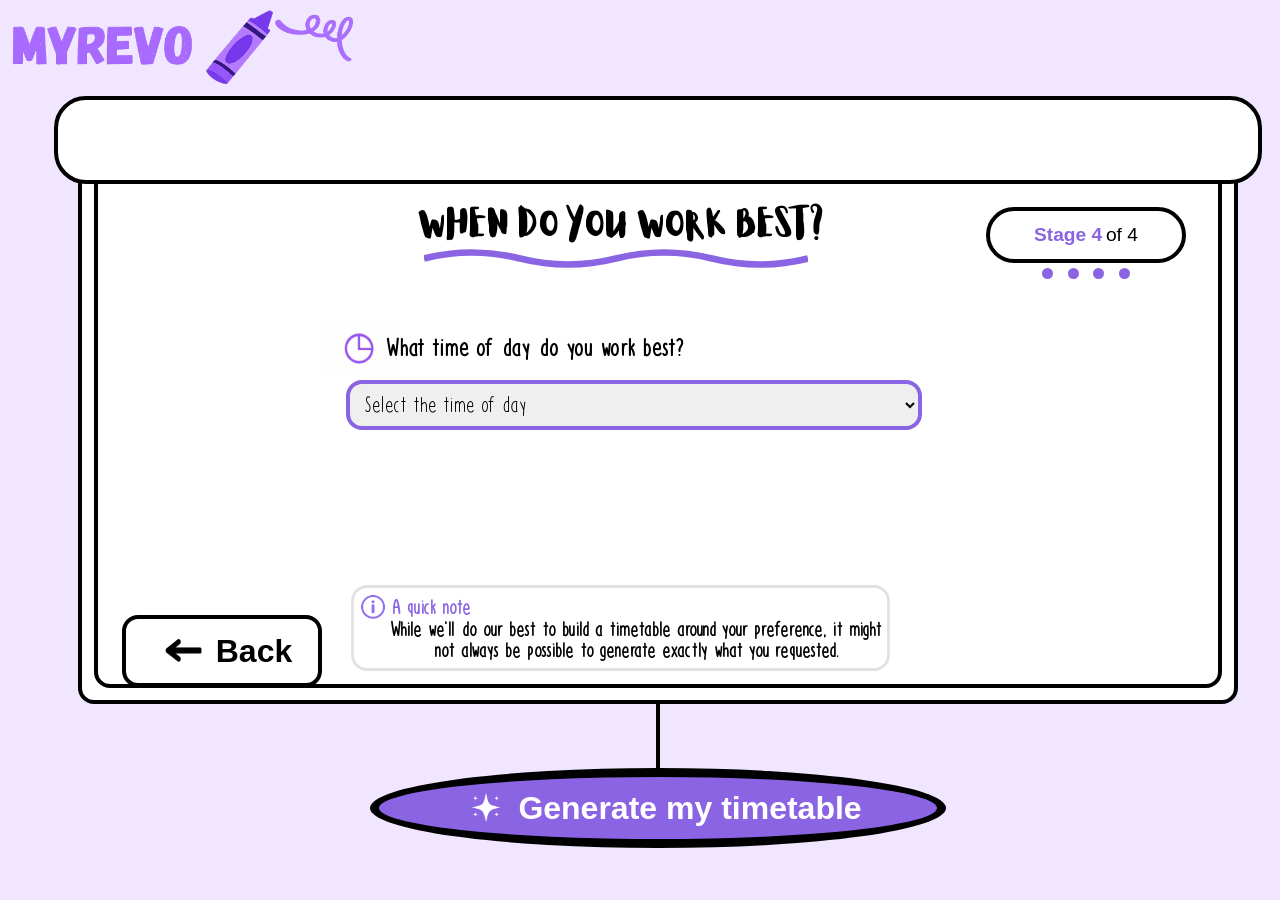
<file: stage_4/index.html>
<!DOCTYPE html>
<html lang="en-GB">

<head>
<meta charset="UTF-8">
<title>MyRevo - Stage 4</title>
<meta name="viewport" content="width=device-width, initial-scale=1.0">
<meta name="description" content="Select the time of day that you work best 
    so MyRevo can fit the revision slots around the times you have selected.">
<link rel="icon" href="../images/icon.png">
<link rel="stylesheet" title="Default" href="../css/default.css">

<style>

    body {
        -webkit-user-select: none;
        user-select: none;
    }

    .line {
        height: 8.5rem;
    }

    .circle {
        cursor: pointer;
        transition: 0.2s ease;
        width: 36rem;
    }

    .circle:hover {
        background: #6b3dcc;
    }

    .rubber {
        position: absolute;
        bottom: -0.2rem;
        cursor: pointer;
        height: 4.5rem;
        width: 12.5rem;
        transition: 0.2s ease;
    }

    .rubber:hover {
        background: #e2e2e2;
    }
    
    .next-icon {
        width: 3rem;
        height: 3rem;
    }

    .back-icon {
        width: 4rem;
        height: 5rem;
    }

    #position1 {
        position: absolute;
        top: 2.5rem;
        left: 20rem;
        font-size: 2rem;
    }

    .squiggle {
        position: relative;
        margin-left: 20.4rem;
    }

    #position2 {
        position: absolute;
        top: 11rem;
        left: 18rem;
        font-size: 1.5rem;
        font-weight: 700;
    }

    #position3 {
        position: absolute;
        top: -0.5rem;
        left: 3rem;
        font-size: 1.2rem;
        color: #8a64e2;
    }

    #position4 {
        position: absolute;
        top: 1rem;
        left: 3.1rem;
        font-size: 1.2rem;
    }

    #position5 {
        position: absolute;
        top: 2.5rem;
        left: 6rem;
        font-size: 1.2rem;
    }

    #position6 {
        font-size: 1.2rem;
        position: absolute;
        top: 27.4rem;
        left: 18.3rem;
        color: #8a64e2;
    }

    #position7 {
        font-size: 1.2rem;
        position: absolute;
        top: 28.8rem;
        left: 18.3rem;
    }

    #position8 {
        font-size: 1.2rem;
        position: absolute;
        top: 30.1rem;
        left: 21rem;
    }

    .clock-icon {
        position: absolute;
        top: 11.3rem;
        left: 13.8rem;
        width: 5rem;
        height: 3.5rem;
    }

    .dropdown-wrapper {
        position: absolute;
        top: 15rem;
        left: 15.5rem;
    }

    .dropdown {
        width: 36rem;
        padding: 0.6rem;
        border: 0.3rem solid #8a64e2;
        border-radius: 1rem;
        font-size: 1.3rem;
        cursor: pointer;
    }

    .info {
        position: absolute;
        left: 15.8rem;
        top: 26.8rem;
        width: 33.3rem;
        height: 5rem;
        border: 0.2rem solid #e2e2e2;
        border-radius: 1rem;
        background: #FFFFFF;
    }

    .info-icon {
        position: absolute;
        height: 2.4rem;
        top: 28rem;
        left: 16rem;
    }

    .generate-icon-white {
        width: 4rem;
        height: 2.5rem;
    }

    .error-msg {
        display: none;
        padding: 1rem;
        bottom: -0.8rem;
        width: 10.6rem;
        color: #FF0000;
        background: #FFFFFF;
        font-size: 1.4rem;
        border: 0.3rem solid #FF0000;
        border-radius: 1rem;
        margin-top: 12.7rem;
        margin-left: 53.9rem;
    }

    .dropdown:focus {
        outline: none;
        border-color: #8a64e2;
        box-shadow: 0 0 0 0.2rem #8a64e266; 
    }

    html.is-mobile-device #position1 {
        top: 3.5rem;
    }

    html.is-mobile-device .squiggle {
        top: 0.1rem;
    }

</style>

</head>
<body>


<main class="whiteboard-frame1 animating2">

    <img class="page-icon" src="../images/page_icon.png" alt="MyRevo Icon">

    <section class="whiteboard-frame2 animating2">
        <p class="stages"><strong><span style="color: #8a64e2;">Stage 4</span></strong>of 4</p>
            
        <section class="dots">
            <p class="stage-dot active"></p>
            <p class="stage-dot active"></p>
            <p class="stage-dot active"></p>
            <p class="stage-dot active"></p>
        </section>

        <p class="info"></p>
        <img class="info-icon" src="../images/info_icon.png" alt="Info Icon">
        <h3 class="font2" id="position6">A quick note</h3>
        <h3 class="font2" id="position7">While we'll do our best to build a timetable around your preference, it might</h3>
        <h3 class="font2" id="position8">not always be possible to generate exactly what you requested.</h3>

        <h1 class="font1" id="position1">When do you work best?</h1>
        <svg class="squiggle" width="384" height="237" viewBox="0 0 160 10" xmlns="http://www.w3.org/2000/svg">
            <path d="M0,5 Q20,0 40,5 Q60,10 80,5 Q100,0 120,5 Q140,10 160,5" 
                fill="none" stroke="#8a64e2" stroke-width="2.8"/>
        </svg>

        <img class="clock-icon"src="../images/clock_icon.png" alt="Clock Icon">
        <h2 class="font2" id="position2">What time of day do you work best?</h2>
        <section class="dropdown-wrapper">
            <select class="dropdown font2">
                <option value="" disabled selected>Select the time of day</option>
                <option>Early morning (6am - 9am)</option>
                <option>Morning (9am - 12pm)</option>
                <option>Afternoon (12pm - 5pm)</option>
                <option>Evening (5pm - 8pm)</option>
                <option>Night (8pm - 12pm)</option>
                <option>It varies</option>
            </select>
        </section>

        <button type="button" class="rubber" onclick="previousPage()"><img class="back-icon" src="../images/back_icon.png" alt="Back Icon">Back</button>

        <h3 class="error-msg font2"></h3>
            
    </section>

    <p class="whiteboard-top"></p>
    <p class="line animating2"></p>
    <button type="button" class="circle animating2" onclick="nextPage()"><img class="generate-icon-white" src="../images/generate_icon_white.png" alt="Generate Icon White">Generate my timetable</button>

</main>

<script src="../javascripts/device-check.js"></script>

<script>
    
    window.onload = () => {
        const skipLoad = sessionStorage.getItem('skipLoad');

        if (skipLoad) {
            sessionStorage.removeItem('skipLoad');

            const board1 = document.querySelector('.whiteboard-frame1');
            const board2 = document.querySelector('.whiteboard-frame2');
            const line = document.querySelector('.line');
            const btn = document.querySelector('.circle');

            board1.classList.remove('animating2');
            board2.classList.remove('animating2');
            line.classList.remove('animating2');
            btn.classList.remove('animating2');

            board1.classList.add('no-animation');
            board2.classList.add('no-animation');
            line.classList.add('no-animation');
            btn.classList.add('no-animation');
        }
    };

    function previousPage() {
        sessionStorage.setItem('skipLoad', 'true');
        window.location.href = '/stage_3/'
    }

 
    function nextPage() {
        const errorMessage = document.querySelector('.error-msg');
        const timeOfDay = document.querySelector('.dropdown').value;

        if (timeOfDay == '') {
            errorMessage.style.display = 'block';
            errorMessage.textContent = 'Error: You cannot leave any blank.';
            return;
        }

        errorMessage.style.display = 'none';
        localStorage.setItem("timeOfDay", timeOfDay);

        animation();
    }

    function animation() {
        const board1 = document.querySelector('.whiteboard-frame1');
        const board2 = document.querySelector('.whiteboard-frame2');
        const line = document.querySelector('.line');
        const btn = document.querySelector('.circle');
        
        board1.classList.remove('animating2');
        board2.classList.remove('animating2');
        line.classList.remove('animating2');
        btn.classList.remove('animating2');
        board1.classList.remove('no-animation');
        board2.classList.remove('no-animation');
        line.classList.remove('no-animation');
        btn.classList.remove('no-animation');

        btn.classList.add('animating1');

        setTimeout(() => {
            line.classList.add('animating1');
            board1.classList.add('animating1');
            board2.classList.add('animating1');
        }, 120);
 
        setTimeout(() => {
            window.location.href = '/stage_5/';
        }, 700);
    }

</script>

</body>
</html>
</file>
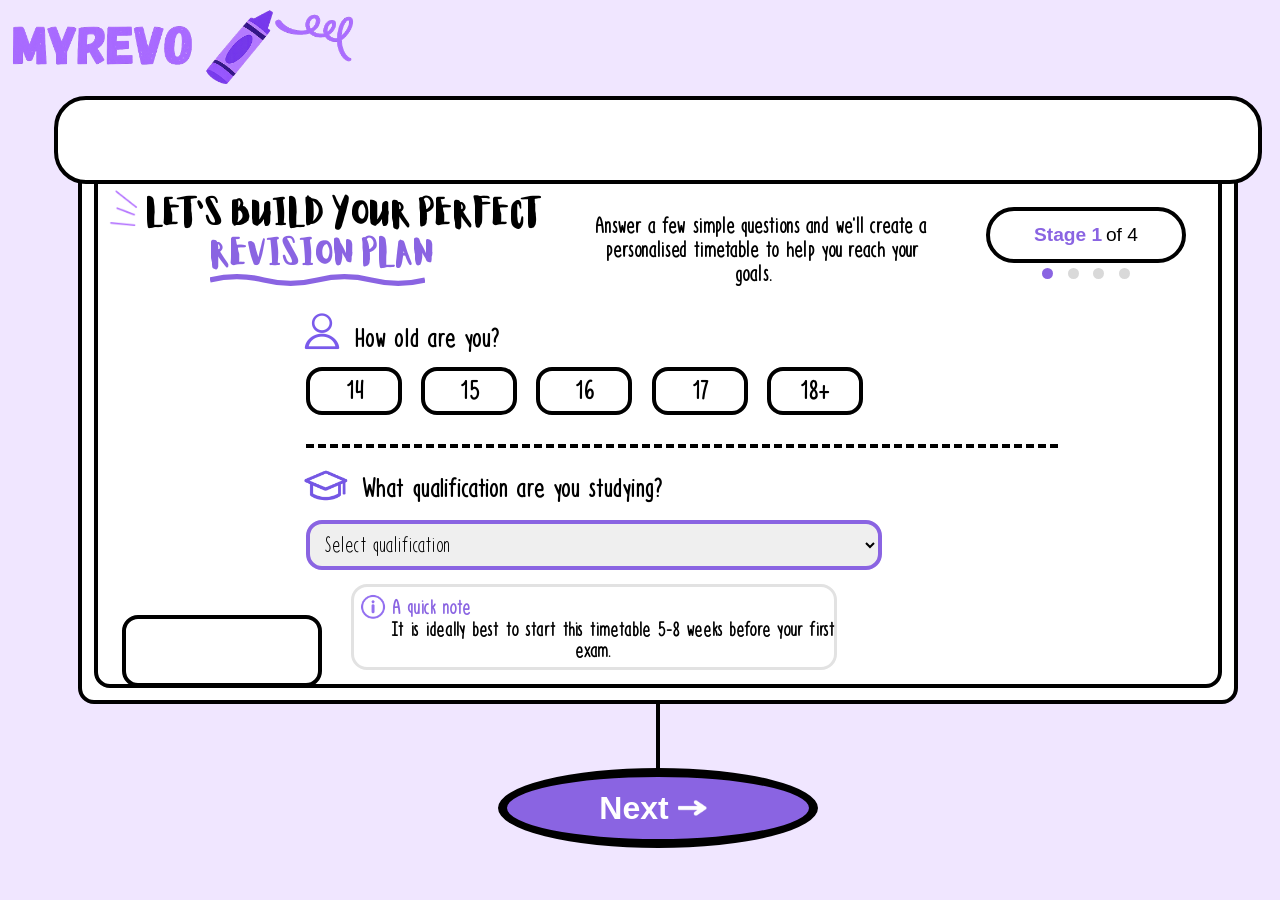
<file: stage_1.html>
<!DOCTYPE html>

<title>MyRevo</title>
<meta name="viewport" content="width=device-width, initial-scale=1.0">
<link rel="icon" href="icon.png">
<link rel="stylesheet" title="Default" href="default.css">

<style>

    .circle {
        cursor: pointer;
        transition: 0.2s ease;
    }

    .circle:hover {
        background: #6b3dcc;
    }

    #position1 {
        position: absolute;
        top: 2rem;
        left: 3rem;
    }

    #position2 {
        position: absolute;
        top: 4.5rem;
        left: 7rem;
        color: #8a64e2;
    }

    #position3 {
        font-size: 1.3rem;
        position: absolute;
        top: 3.6rem;
        left: 31rem;
    }

    #position4 {
        font-size: 1.3rem;
        position: absolute;
        top: 5.1rem;
        left: 31.7rem;
    }

    #position5 {
        font-size: 1.3rem;
        position: absolute;
        top: 6.6rem;
        left: 39.8rem;
    }

    #position6 {
        font-size: 1.2rem;
        position: absolute;
        top: 27.4rem;
        left: 18.3rem;
        color: #8a64e2;
    }

    #position7 {
        font-size: 1.2rem;
        position: absolute;
        top: 28.8rem;
        left: 18.3rem;
    }

    #position8 {
        font-size: 1.2rem;
        position: absolute;
        top: 30.1rem;
        left: 29.8rem;
    }

    .lines {
        position: absolute;
        width: 3rem;
        height: 3.3rem;
        top: 2.7rem;
        left: 0.1rem;
    }

    #question1 {
        font-size: 1.6rem;
        position: absolute;
        top: 10rem;
        left: 16rem;
    }

    .question1-icon {
        position: absolute;
        height: 4rem;
        top: 10rem;
        left: 12rem;
    }

    .age-options {
        position: absolute;
        top: 13.2rem;
        left: 13rem;
        display: flex;
        gap: 1.2rem;
    }

    .age-btn {
        width: 6rem;
        height: 3rem;
        border: 0.3rem solid #000000;
        border-radius: 1rem;
        font-size: 1.6rem;
        font-weight: 600;
        background: #FFFFFF;
        cursor: pointer;
    }
    
    .age-btn:hover, .age-btn.selected {
        background: #8a64e2;
        border-color: #000000;
        color: #FFFFFF;
    }

    .divider {
        position: absolute;
        top: 18rem;
        left: 13rem;
        width: 47rem;
        border-top: 0.3rem dashed #000000;
    }

    #question2 {
        font-size: 1.6rem;
        position: absolute;
        top: 19.4rem;
        left: 16.5rem;
    }

    .question2-icon {
        position: absolute;
        height: 4.5rem;
        top: 19.4rem;
        left: 12rem;
    }

    .dropdown-wrapper {
        position: relative;
        top: 6rem;
        left: 13rem;
    }

    .dropdown {
        width: 36rem;
        padding: 0.6rem;
        border: 0.3rem solid #8a64e2;
        border-radius: 1rem;
        font-size: 1.3rem;
        cursor: pointer;
    }

    .dropdown:focus {
        outline: none;
        border-color: #8a64e2;
        box-shadow: 0 0 0 0.2rem #8a64e266; 
    }

    .info {
        position: absolute;
        left: 15.8rem;
        bottom: -0.1rem;
        width: 30rem;
        height: 5rem;
        border: 0.2rem solid #e2e2e2;
        border-radius: 1rem;
        background: #FFFFFF;
    }

    .info-icon {
        position: absolute;
        height: 2.4rem;
        top: 28rem;
        left: 16rem;
    }

    .next-icon {
        width: 3rem;
        height: 3rem;
    }

    .error-msg {
        display: none;
        position: absolute;
        padding: 1rem;;
        bottom: -0.5rem;
        width: 18rem;
        left: 34em;
        background: #FFFFFF;
        color: #FF0000;
        font-size: 1.4rem;
        font-family: Azurite, sans-serif;
        border: 0.3rem solid #FF0000;
        border-radius: 1rem;
    }

</style>


<main class="whiteboard-frame1">

    <img class= "page-icon" src="page_icon.png" alt="MyRevo Icon">

    <section class="whiteboard-frame2">
        <p class="stages"><strong><span style="color: #8a64e2;">Stage 1</span></strong>of 4</p>
        
        <section class="dots">
            <p class="stage-dot active"></p>
            <p class="stage-dot"></p>
            <p class="stage-dot"></p>
            <p class="stage-dot"></p>
        </section>

        <p class="info"></p>
        <img class= "info-icon" src="info_icon.png" alt="Info Icon">
        <h3 class="font2" id="position6">A quick note</h3>
        <h3 class="font2" id="position7">It is ideally best to start this timetable 5-8 weeks before your first</h3>
        <h3 class="font2" id="position8">exam.</h3>
        
        <h1 class="font1" id="position1">Let's build your perfect</h1>
        <h1 class="font1" id="position2">revision plan</h1>
        <svg style="margin-left: 7rem" width="215" height="280" viewBox="0 0 160 10" xmlns="http://www.w3.org/2000/svg">
            <path d="M0,5 Q20,0 40,5 Q60,10 80,5 Q100,0 120,5 Q140,10 160,5" 
                fill="none" stroke="#8a64e2" stroke-width="4"/>
        </svg>
        
        <img class= "lines" src="purple_lines.png" alt="Purple Lines">
        <h2 class="font2" id="position3">Answer a few simple questions and we'll create a</h2>
        <h2 class="font2" id="position4">personalised timetable to help you reach your</h2>
        <h2 class="font2" id="position5">goals.</h2>
        
        <img class="question1-icon" src="question1_icon.png" alt="Age Icon">
        <h3 class="font2" id="question1">How old are you?</h3>
        <p class="age-options">
            <button type="button" class="age-btn font2" onclick="selectAge(this)">14</button>
            <button type="button" class="age-btn font2" onclick="selectAge(this)">15</button>
            <button type="button" class="age-btn font2" onclick="selectAge(this)">16</button>
            <button type="button" class="age-btn font2" onclick="selectAge(this)">17</button>
            <button type="button" class="age-btn font2" onclick="selectAge(this)">18+</button>
        </p>

        <p class="divider"></p>

        <img class="question2-icon" src="question2_icon.png" alt="Graduation Icon">
        <h3 class="font2" id="question2">What qualification are you studying?</h3>
        <section class="dropdown-wrapper">
            <select class="dropdown font2">
                <option value="" disabled selected>Select qualification</option>
                <option>GCSE Year 10</option>
                <option>GCSE Year 11</option>
                <option>A Level/ AS Level/ BTEC (Year 12)</option>
                <option>A Level/ BTEC (Year 13)</option>
                <option>T Level (Year 1)</option>
                <option>T Level (Year 2)</option>
                <option>University (Level 4)</option>
                <option>University (Level 5)</option>
                <option>University (Level 6)</option>
                <option>University (Master's Degree)</option>
            </select>
        </section>
        
        <h3 class="error-msg font2"></h3>

        <p class="rubber"></p>
    </section>

    <p class="whiteboard-top"></p>
    <p class="line"></p>
    <button type="button" class="circle" onclick="nextPage()">Next<img class="next-icon" src="next_icon.png" alt="Next Icon"></button>

</main>

<script src="device-check.js"></script>
<script>

    function selectAge(btn) {
        document.querySelectorAll('.age-btn').forEach(b => b.classList.remove('selected'));
        btn.classList.add('selected');
    }

    function nextPage() {
        const ageSelected = document.querySelector('.age-btn.selected');
        const errorMessage = document.querySelector('.error-msg');
        const qualification = document.querySelector('.dropdown').value;
        
        if (!ageSelected || qualification == '') {
            errorMessage.style.display = 'block';
            errorMessage.textContent = 'Error: You cannot leave any blank.';
            return;
        }

        const age = ageSelected.textContent === '18+' ? 18 : parseInt(ageSelected.textContent);

        if (age > 15 && qualification == "GCSE Year 10") {
            errorMessage.style.display = 'block';
            errorMessage.textContent = 'Error: Your age cannot exceed 15 for this qualification.';
            return;
        }

        if (age == 14 && qualification == "GCSE Year 11") {
            errorMessage.style.display = 'block';
            errorMessage.textContent = 'Error: Your age cannot be below 15 for this qualification.';
            return;
        }

        if (qualification == "A Level/ AS Level/ BTEC (Year 12)" || qualification == "T Level (Year 1)") {
            if (age < 16 || age > 17) {
                errorMessage.style.display = 'block';
                errorMessage.textContent = 'Error: Your age must be 16 or 17 for this qualification.';
                return;
            }
        }
        
        if (qualification == "A Level/ BTEC (Year 13)" || qualification == "T Level (Year 2)") {
            if (age < 17) {     
                errorMessage.style.display = 'block';
                errorMessage.textContent = 'Error: Your age cannot be below 17 for this qualification.';
                return;
            }
        }

        if (qualification == "University (Level 4)" || qualification == "University (Level 5)" || 
            qualification == "University (Level 6)" || qualification == "University (Master's Degree)") {
            
            if (age < 18) {
                errorMessage.style.display = 'block';
                errorMessage.textContent = 'Error: Your age cannot be below 18+ for this qualification.';
                return;
            }
        }

        errorMessage.style.display = 'none';

        localStorage.setItem("qualification", qualification);
        localStorage.setItem("age", age);

        animation();
    
    }

    function animation() {
        const board1 = document.querySelector('.whiteboard-frame1');
        const board2 = document.querySelector('.whiteboard-frame2');
        const line = document.querySelector('.line');
        const btn = document.querySelector('.circle');

        btn.classList.add('animating1');

        setTimeout(() => {
            line.classList.add('animating1');
            board1.classList.add('animating1');
            board2.classList.add('animating1');
        }, 120);
 
        setTimeout(() => {
            window.location.href = 'stage_2.html';
        }, 700);
    }

</script>
</file>
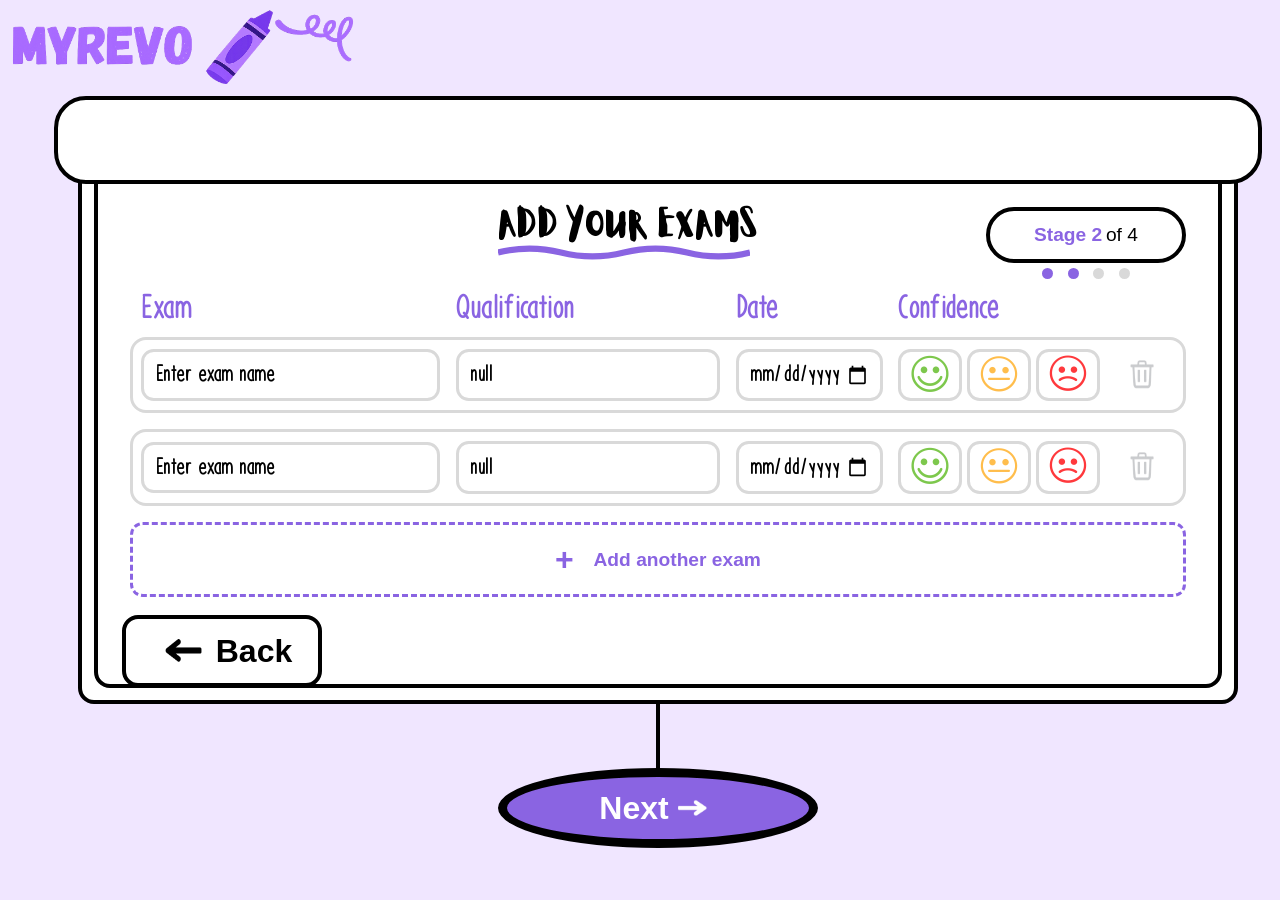
<file: stage_2.html>
<!DOCTYPE html>

<title>MyRevo</title>
<meta name="viewport" content="width=device-width, initial-scale=1.0">
<link rel="icon" href="images/icon.png">
<link rel="stylesheet" title="Default" href="css/default.css">

<style>

    .circle {
        cursor: pointer;
        transition: 0.2s ease;
    }

    .circle:hover {
        background: #6b3dcc;
    }

    .rubber {
        position: absolute;
        bottom: -0.2rem;
        cursor: pointer;
        height: 4.5rem;
        width: 12.5rem;
        transition: 0.2s ease;
    }

    .rubber:hover {
        background: #e2e2e2;
    }
    
    .next-icon {
        width: 3rem;
        height: 3rem;
    }

    .back-icon {
        width: 4rem;
        height: 5rem;
    }

    #position1 {
        position: absolute;
        top:2.5rem;
        left: 25rem;
        font-size: 2rem;
    }

    #position2 {
        position: absolute;
        top: 8rem;
        left: 2.6rem;
        font-size: 1.9rem;
        color: #8a64e2;
    }

    #position3 {
        position: absolute;
        top: 8rem;
        left: 22.3rem;
        font-size: 1.9rem;
        color: #8a64e2;
    }

    #position4 {
        position: absolute;
        top: 8rem;
        left: 39.8rem;
        font-size: 1.9rem;
        color: #8a64e2;
    }

    #position5 {
        position: absolute;
        top: 8rem;
        left: 50rem;
        font-size: 1.9rem;
        color: #8a64e2;
    }

    .table-wrap {
        position: absolute;
        top: 11.3rem;
        left: 2rem;
        right: 2rem;
        bottom: 5.2rem;
        overflow-y: auto;    
    }

    .table-wrap::-webkit-scrollbar { 
        width: 0.4rem; 
    }

    .table-wrap::-webkit-scrollbar-thumb { 
        background: #f0e6ff;
        border-radius: 2.5rem;
    }
 
    .exam-row {
        display: grid;
        grid-template-columns: 1.7fr 1.5fr 0.1fr 1.2fr 0.3fr;
        align-items: center;
        height: 3.4rem;
        border: 0.2rem solid #d9d9d9;
        border-radius: 1rem;
        margin-bottom: 1rem;
        background: white;
        padding: 0.5rem;
        gap: 1rem;
    }
    
    .exam-name {
        font-size: 1.3rem;
        font-weight: 800;
        border: 0.2rem solid #d9d9d9;
        border-radius: 0.8rem;
        padding: 0.7rem;
        overflow-x: auto;
        white-space: nowrap;
        text-overflow: clip;
    }

    .exam-name:focus { 
        outline: none; 
        border-color: #8a64e2; 
    }
 
    .exam-qual {
        height: 2.9rem;
        font-size: 1.3rem;
        font-weight: 800;
        border: 0.2rem solid #d9d9d9;
        border-radius: 0.8rem;
        display: flex;
        align-items: center;
        padding: 0 0.7rem;
    } 

    .date-input {
        width: 85%;
        height: 50%;
        font-size: 1.3rem;
        font-weight: 800;
        border: 0.2rem solid #d9d9d9;
        border-radius: 0.8rem;
        padding: 0.6rem;
        cursor: pointer;
    }

    .date-input:focus { 
        outline: none; 
        border-color: #8a64e2; 
    }

    .conf-cell { 
        display: flex;
        gap: 0.1rem;
    }

    .conf-btn {
        width: 4rem; 
        height: 3.3rem;
        border: 0.2rem solid #d9d9d9;
        border-radius: 0.8rem;
        background: #FFFFFF;
        cursor: pointer;
        display: flex; 
        align-items: center; 
        justify-content: center;
        margin-left: 0.2rem;
    }

    .conf-btn.good:hover, .conf-btn.good.active { 
        background: #d1fae5; 
        border-color: #4ccf62; 
    }

    .conf-btn.ok:hover, .conf-btn.ok.active { 
        background: #fef3c7; 
        border-color: #f5a822; 
    }
    
    .conf-btn.bad:hover, .conf-btn.bad.active { 
        background: #fee2e2; 
        border-color: #ef4444; 
    }
    
    .conf-icons {
        width: 4rem;
    }
 
    .add-row-btn {
        width: 100%;
        height: 4.7rem;
        border: 0.2rem dashed #8a64e2;
        border-radius: 0.8rem;
        background: white;
        padding: 0.4rem;
        font-size: 1.2rem;
        font-family: sans-serif;
        font-weight: 700;
        color: #8a64e2;
        cursor: pointer;
        transition: 0.2s ease;
        margin-top: 0.1rem;
    }
    
    .add-row-btn:hover { 
        background: #f0e6ff; 
    }

    .delete-icon {
        width: 2.5rem;
        height: 3rem;
        background: none;
        border: none;
        padding: 0;
        cursor: pointer;
    }

    .pop-up {
        position: fixed;
        top: 0.1rem;
        left: 50%;
        transform: translateX(-50%);
        padding: 1rem;
        border-radius: 0.8rem;
        font-family: sans-serif;
        font-size: 1.2rem;
        font-weight: 700;
        z-index: 999;
        opacity: 0;
        transition: 0.3s opacity;
    }

    .pop-up.success { 
        background: #d1fae5; 
        border: 2px solid #10b981; 
        color: #065f46; 
    }

    .pop-up.error { 
        background: #fee2e2; 
        border: 2px solid #ef4444; 
        color: #991b1b; 
    }

    .pop-up.show { 
        opacity: 1; 
    }

    .error-msg {
        display: none;
        position: absolute;
        padding: 1rem;;
        bottom: -0.8rem;
        width: 30rem;
        left: 11em;
        color: #FF0000;
        background: #FFFFFF;
        font-size: 1.4rem;
        border: 0.3rem solid #FF0000;
        border-radius: 1rem;
    }

    .dropdown {
        width: calc(100% + 1.4rem);
        height: 100%;
        margin-left: -0.7rem;
        margin-right: -0.7rem;
        border: 0rem solid #d9d9d9;
        border-radius: 0.6rem;
        font-size: 1.3rem;
        font-weight: 800;
        cursor: pointer;
        padding: 0 0.4rem;
    }

    .dropdown:focus {
        outline: none; 
        box-shadow: 0 0 0 0.2rem #8a64e2;
    }

</style>


<main class="whiteboard-frame1 animating2">

    <p class="pop-up"></p>

    <img class= "page-icon" src="images/page_icon.png" alt="MyRevo Icon">

    <div class="page-wrapper" id="pageWrapper"></div>
        <section class="whiteboard-frame2 animating2">
            <p class="stages"><strong><span style="color: #8a64e2;">Stage 2</span></strong>of 4</p>
            
            <section class="dots">
                <p class="stage-dot active"></p>
                <p class="stage-dot active"></p>
                <p class="stage-dot"></p>
                <p class="stage-dot"></p>
            </section>

            <h1 class="font1" id="position1">Add your exams</h1>
            <svg style="margin-left: 25rem" width="252" height="225" viewBox="0 0 160 10" xmlns="http://www.w3.org/2000/svg">
                <path d="M0,5 Q20,0 40,5 Q60,10 80,5 Q100,0 120,5 Q140,10 160,5" 
                    fill="none" stroke="#8a64e2" stroke-width="4"/>
            </svg>

            <h2 class="font2" id="position2">Exam</h2>
            <h2 class="font2" id="position3">Qualification</h2>
            <h2 class="font2" id="position4">Date</h2>
            <h2 class="font2" id="position5">Confidence</h2>
            
            <section class="table-wrap">
                <p id="examList"></p>
                <button type="button" class="add-row-btn" id="addBtn" onclick="addExam()">
                    <span style="font-size: 2rem; vertical-align: middle; margin-right: 0.9rem">+</span>
                    <span style="vertical-align: middle;">Add another exam</span></button>
            </section>

            <button type="button" class="rubber" onclick="previousPage()"><img class="back-icon" src="images/back_icon.png" alt="Back Icon">Back</button>

            <h3 class="error-msg font2"></h3>
            
        </section>
    </div>

    <p class="whiteboard-top"></p>
    <p class="line animating2"></p>
    <button class="circle animating2" onclick="nextPage()">Next<img class="next-icon" src="images/next_icon.png" alt="Next Icon"></button>

</main>

<script src="javascripts/device-check.js"></script>

<script>
    
    window.onload = () => {
        const skipLoad = sessionStorage.getItem('skipLoad');

        if (skipLoad) {
            sessionStorage.removeItem('skipLoad');

            const board1 = document.querySelector('.whiteboard-frame1');
            const board2 = document.querySelector('.whiteboard-frame2');
            const line = document.querySelector('.line');
            const btn = document.querySelector('.circle');

            board1.classList.remove('animating2');
            board2.classList.remove('animating2');
            line.classList.remove('animating2');
            btn.classList.remove('animating2');

            board1.classList.add('no-animation');
            board2.classList.add('no-animation');
            line.classList.add('no-animation');
            btn.classList.add('no-animation');
        }
    };

    function previousPage() {
        window.location.href = 'index.html'
    }

    const maxLength = 35;

    function qualificationChecker(i) {
        let qualification = localStorage.getItem("qualification");

        if (qualification === "A Level/ AS Level/ BTEC (Year 12)") {
            return `
                <select class="dropdown font2" onchange="exams[${i}].qualification = this.value">
                    <option value="" disabled selected>Select qualification</option>
                    <option ${exams[i].qualification === "A Level Year 12" ? "selected" : ""}>A Level Year 12</option>
                    <option ${exams[i].qualification === "AS Level Year 12" ? "selected" : ""}>AS Level Year 12</option>
                    <option ${exams[i].qualification === "BTEC Year 12" ? "selected" : ""}>BTEC Year 12</option>
                </select>`;
        }

        if (qualification === "A Level/ BTEC (Year 13)") {
            return `
                <select class="dropdown font2" onchange="exams[${i}].qualification = this.value">
                    <option value="" disabled selected>Select qualification</option>
                    <option ${exams[i].qualification === "A Level Year 13" ? "selected" : ""}>A Level Year 13</option>
                    <option ${exams[i].qualification === "BTEC Year 13" ? "selected" : ""}>BTEC Year 13</option>
                </select>`;
        }

        exams[i].qualification = qualification;

        return qualification;
    }
 
    const exams = [
        { name: 'Enter exam name', qualification: null, date: null, confidence: null },
        { name: 'Enter exam name', qualification: null, date: null, confidence: null },
    ];
 
    function fmtDate(iso) {
        if (!iso) return '';
        const [y, m, d] = iso.split('-');
        return `${d}/${m}/${String(y).slice(2)}`;
    }
 
    function process() {
        const today = new Date().toISOString().split('T')[0];
        const nextYear = new Date(new Date().setFullYear(new Date().getFullYear() + 1)).toISOString().split('T')[0];
        const list = document.getElementById('examList');
        list.innerHTML = '';
 
        exams.forEach((ex, i) => {
            const row = document.createElement('div');
            row.className = 'exam-row';
            row.innerHTML = `
                <input class="exam-name font2" type="text" value="${ex.name}" onchange="exams[${i}].name=this.value"></input>
                <div class="exam-qual font2">${qualificationChecker(i)}</div>
                <input class="date-input font2" type="date" min="${today}" max="${nextYear}" value="${ex.date}" 
                    onchange="
                        if (this.value < '${today}' || this.value > '${nextYear}') {
                            this.value = '';
                            document.querySelector('.error-msg').style.display = 'block';
                            document.querySelector('.error-msg').textContent = 'Error: Date must be between today and next year.';
                            return;
                        }
                        document.querySelector('.error-msg').style.display = 'none';
                        exams[${i}].date=this.value;
                        process()">
                <div class="conf-cell">
                    <button type="button" class="conf-btn good ${ex.confidence==='good'?'active':''}" onclick="setConf(${i},'good')">
                        <img class="conf-icons" src="images/good_icon.png" alt="Good Icon"></button>
                    <button type="button" class="conf-btn ok ${ex.confidence==='ok'  ?'active':''}" onclick="setConf(${i},'ok')">
                        <img class="conf-icons" src="images/okay_icon.png" alt="Okay Icon"></button>
                    <button type="button" class="conf-btn bad ${ex.confidence==='bad' ?'active':''}" onclick="setConf(${i},'bad')">
                        <img class="conf-icons" src="images/bad_icon.png" alt="Bad Icon"></button>
                </div>
                <button type="button" class="delete-icon" onclick="delExam(${i})"><img class="delete-icon" src="images/delete_icon.png" alt="Delete Icon"></button>
            `;
            list.appendChild(row);
        });

        localStorage.setItem("exams", JSON.stringify(exams));
 
        document.querySelector('#addBtn').style.display = 'block';
    }
 
    function setConf(i, value) { 
        exams[i].confidence = value; 
        process(); 
    }
 
    function delExam(i) {
        exams.splice(i, 1);
        process();
        showPopUp('Successfully deleted', 'error');
    }

    function addExam() {
        if (exams.length >= maxLength) {
            const errorMessage = document.querySelector('.error-msg');

            errorMessage.style.display = 'block';
            errorMessage.textContent = 'You have reached the maximum number of exams.';

            setTimeout(() => {
                errorMessage.style.display = 'none';
            }, 3000);

            return;
        }

        exams.push({
            name: 'Enter exam name',
            qualification: null,
            date: null,
            confidence: null
        });

        process();
        showPopUp('Successfully added', 'success');
    }

    function showPopUp(msg, type) {
        const popUp = document.querySelector('.pop-up');
        popUp.textContent = msg;
        popUp.className = `pop-up ${type} show`;
        setTimeout(() => popUp.className = 'pop-up', 1500);
    }

    function nextPage() {
        const errorMessage = document.querySelector('.error-msg');
        const qualification = localStorage.getItem("qualification");

        if (exams.length == 0) {
            errorMessage.style.display = 'block';
            errorMessage.textContent = 'Error: You must have at least one exam.';
            return;
        }

        if (exams.some(ex => !ex.name || ex.name === "Enter exam name")) {
            errorMessage.style.display = 'block';
            errorMessage.textContent = 'Error: You cannot leave any blank.';
            return;
        }

        if ((qualification === "A Level/ AS Level/ BTEC (Year 12)" || qualification === "A Level/ BTEC (Year 13)") && exams.some(ex => !ex.qualification)) {
            errorMessage.style.display = 'block';
            errorMessage.textContent = 'Error: You cannot leave any blank.';
            return;
        }

        if (exams.some(ex => !ex.date)) {
            errorMessage.style.display = 'block';
            errorMessage.textContent = 'Error: You cannot leave any blank.';
            return;
        }

        if (exams.some(ex => !ex.confidence)) {
            errorMessage.style.display = 'block';
            errorMessage.textContent = 'Error: You cannot leave any blank.';
            return;
        }

        const dateCounts = {};

        exams.forEach(ex => {
            if (!ex.date) return;
            dateCounts[ex.date] = (dateCounts[ex.date] || 0) + 1;
        });

        for (const date in dateCounts) {
            if (dateCounts[date] > 2) {
                const errorMessage = document.querySelector('.error-msg');
                errorMessage.style.display = 'block';
                errorMessage.textContent = 'Error: You cannot have more than two exams on the same day.';
                return;
            }
        }

        const nameCounts = {};

        exams.forEach(ex => {
            const name = ex.name.trim().toLowerCase();
            if (!name) return;
            nameCounts[name] = (nameCounts[name] || 0) + 1;
        });

        for (const name in nameCounts) {
            if (nameCounts[name] > 1) {
                const errorMessage = document.querySelector('.error-msg');
                errorMessage.style.display = 'block';
                errorMessage.textContent = 'Error: You cannot have two or more exams with the same name.';
                return;
            }
        }

        animation();
    }

    function animation() {
        const board1 = document.querySelector('.whiteboard-frame1');
        const board2 = document.querySelector('.whiteboard-frame2');
        const line = document.querySelector('.line');
        const btn = document.querySelector('.circle');
        
        board1.classList.remove('animating2');
        board2.classList.remove('animating2');
        line.classList.remove('animating2');
        btn.classList.remove('animating2');
        board1.classList.remove('no-animation');
        board2.classList.remove('no-animation');
        line.classList.remove('no-animation');
        btn.classList.remove('no-animation');

        btn.classList.add('animating1');

        setTimeout(() => {
            line.classList.add('animating1');
            board1.classList.add('animating1');
            board2.classList.add('animating1');
        }, 120);
 
        setTimeout(() => {
            window.location.href = 'stage_3.html';
        }, 700);
    }

    process();

</script>
</file>
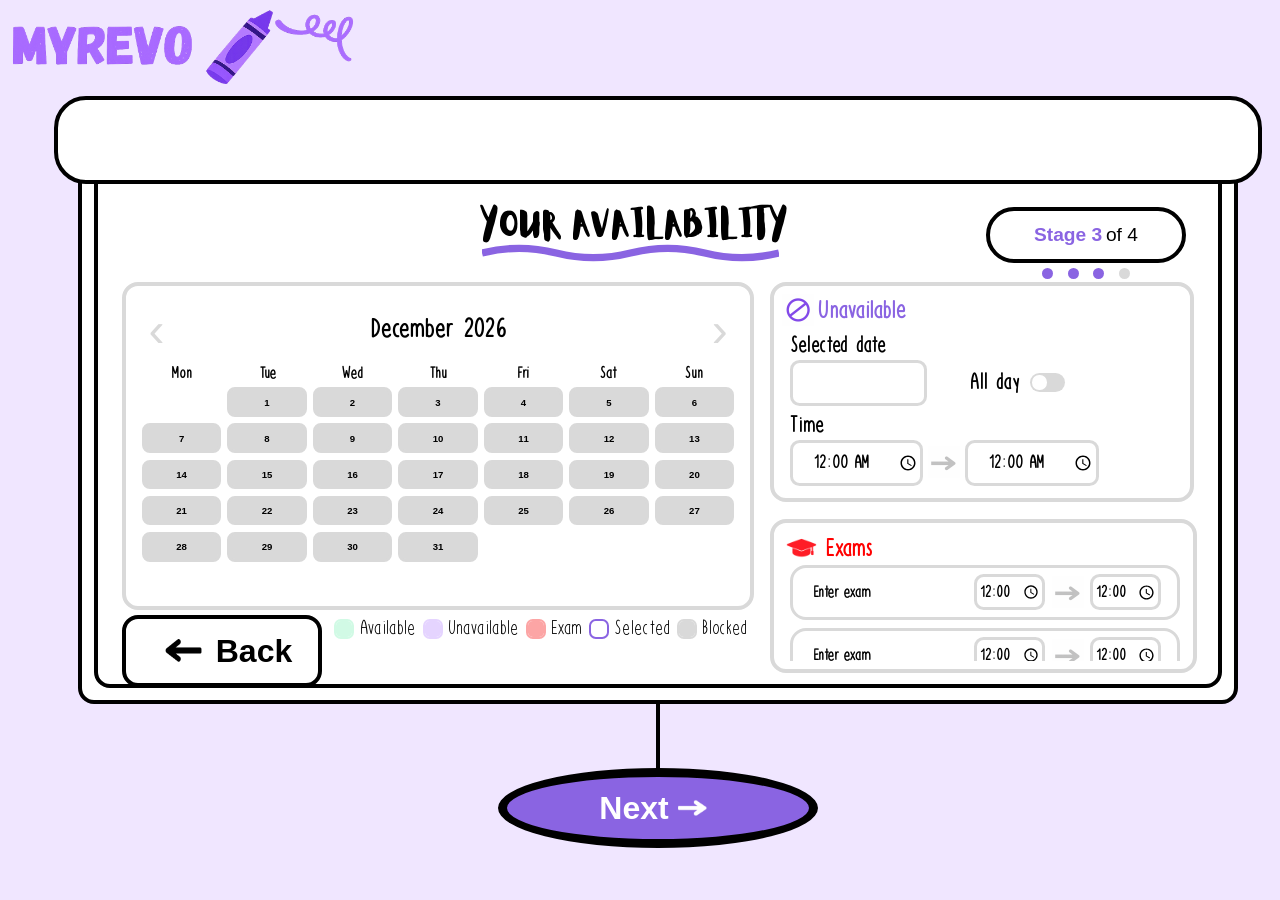
<file: stage_3.html>
<!DOCTYPE html>

<title>MyRevo</title>
<meta name="viewport" content="width=device-width, initial-scale=1.0">
<link rel="icon" href="images/icon.png">
<link rel="stylesheet" title="Default" href="css/default.css">

<style>

    .circle {
        cursor: pointer;
        transition: 0.2s ease;
    }

    .circle:hover {
        background: #6b3dcc;
    }

    .rubber {
        position: absolute;
        bottom: -0.2rem;
        cursor: pointer;
        height: 4.5rem;
        width: 12.5rem;
        transition: 0.2s ease;
    }

    .rubber:hover {
        background: #e2e2e2;
    }
    
    .next-icon {
        width: 3rem;
        height: 3rem;
    }

    .back-icon {
        width: 4rem;
        height: 5rem;
    }

    #position1 {
        position: absolute;
        top: 2.5rem;
        left: 24rem;
        font-size: 2rem;
    }

    #position2 {
        position: absolute;
        top: -0.8rem;
        left: 2.7rem;
        font-size: 1.5rem;
        font-weight: 700;
        color: #8a64e2;
    }

    #position3 {
        position: absolute;
        top: 1.7rem;
        left: 1rem;
        font-size: 1.3rem;
        font-weight: 700;
    }

    #position4 {
        position: absolute;
        top: 6.7rem;
        left: 1rem;
        font-size: 1.3rem;
        font-weight: 700;
    }

    #position5 {
        position: absolute;
        top: 4rem;
        left: 12.2rem;
        font-size: 1.3rem;
        font-weight: 700;
    }

    #position6 {
        position: absolute;
        top: -0.7rem;
        left: 3.2rem;
        font-size: 1.5rem;
        font-weight: 700;
        color: #ff0000;
    }
    
    .box1 {
        position: absolute;
        left: 1.5rem;
        top: 8.9rem;
        width: 37rem;
        height: 18rem;
        border: 0.3rem solid #d9d9d9;
        padding: 1rem;
        border-radius: 1rem;
        background: #FFFFFF;
    }
    
    .month-nav {
        display: flex;
        justify-content: space-between;
        align-items: center;
        margin-bottom: 0.5rem;
        font-size: 1.6rem;
        font-weight: 700;
    }
 
    .month-nav button {
        background: none;
        border: none;
        font-size: 3rem;
        color: #8a64e2;
        cursor: pointer;
        padding: 0 0.4rem;
        transition: 0.15s;
    }
 
    .month-nav button:hover { 
        text-shadow: 0 0 0.6rem #8a64e2;
    }

    .month-nav button:disabled { 
        color: #d9d9d9; 
        cursor: default; 
    }

    .month-nav button:disabled:hover {
        background: none;
        text-shadow: none;
    }
 
    .day-headers {
        display: grid;
        grid-template-columns: repeat(7, 1fr);
        text-align: center;
        font-weight: 700;
        font-size: 1rem;
        margin-bottom: 0.3rem;
        gap: 0.4rem;
    }

    #calGrid {
        display: grid;
        grid-template-columns: repeat(7, 1fr);
        gap: 0.4rem;
    }
 
    .cal-day {
        text-align: center;
        padding: 0.4rem 0;
        border: 0.2rem solid #d1fae5;
        border-radius: 0.5rem;
        cursor: pointer;
        font-family: sans-serif;
        font-size: 0.6rem;
        font-weight: 700;
        background: #d1fae5;
        transition: 0.15s;
    }

    .cal-day:hover {
        border-color: #8a64e2;
        background-color: #FFFFFF;
    }

    .cal-day.selected {
        border-color: #8a64e2;
        background-color: #FFFFFF;
    }

    .cal-day.past {
        background: #d9d9d9;
        border-color: #d9d9d9;
        cursor: default;
    }

    .cal-day.empty {
        background: #FFFFFF;
        border: none;
        cursor: default;         
    }

    .cal-day.exam {
        background: #fca5a5;
        border-color: #fca5a5;
        cursor: default;
    }

    .cal-day.unavailable {
        background: #e5d4ff;
        border-color: #e5d4ff;
    }

    .cal-day.selected.unavailable {
        border-color: #8a64e2;
        background-color: #FFFFFF;
    }

    .key {
        margin-left: 14.9rem;
        margin-top: 15.5rem;
        font-size: 1.2rem;
        display: flex;
        flex-direction: row;
        gap: 0.6rem;
    }

    .key-item {
        display: flex;
        align-items: center;
        gap: 0.4rem;
    }

    .key-box {
        width: 1rem;
        height: 1rem;
        border-radius: 0.3rem;
    }

    .box2 {
        position: absolute;
        left: 42rem;
        top: 8.9rem;
        width: 24rem;
        height: 11.2rem;
        border: 0.3rem solid #d9d9d9;
        padding: 1rem;
        border-radius: 1rem;
        background: #FFFFFF;
    }

    .unavailable-icon {
        position: absolute;
        width: 2rem;
        height: 2rem;
        left: 0.5rem;
        top: 0.5rem;
    }

    .selected-date {
        position: absolute;
        left: 1rem;
        top: 3.5rem;
        width: 7.9rem;
        height: 2.5rem;
        border: 0.2rem solid #d9d9d9;
        border-radius: 0.6rem;
        font-size: 1.1rem;
        font-weight: 700;
        display: flex;        
        justify-content: flex-start;
        align-items: center; 
        padding-left: 0.3rem;
    }

    .toggle-wrap { 
        position: absolute; 
        width: 2.2rem; 
        height: 1.2rem;
        top: 5.4rem;
        left: 16rem; 
    }

    .toggle-slider {
        position: absolute; 
        inset: 0; 
        background: #d9d9d9;
        border-radius: 1rem; 
        cursor: pointer; 
        transition: 0.2s;
    }

    .toggle-wrap input:checked + .toggle-slider { 
        background: #17b463; 
    }

    .toggle-slider::before {
        content: ''; 
        position: absolute;
        width: 0.9rem; 
        height: 0.9rem; 
        left: 0.15rem; 
        top: 0.15rem;
        background: #FFFFFF; 
        border-radius: 50%; 
        transition: 0.2s;
    }

    .toggle-wrap input:checked + .toggle-slider::before { 
        transform:translateX(1rem); 
    }

    .time-input {
        width: 7.9rem; 
        height: 2.5rem;
        border: 0.2rem solid #d9d9d9; 
        border-radius: 0.6rem;
        font-size: 1.1rem;
        font-weight: 700;
        text-align: center;
        margin-top: 8.6rem;
    }

    .time-input:disabled { 
        background: #d9d9d9; 
        color: #aaaaaa; 
    }

    .time-input:focus { 
        outline: none; 
        border-color: #8a64e2; 
    }

    .arrow-icon1 { 
        width: 2rem;
        height: 2rem;
        position: relative;
        top: 0.6rem;
    }

    .delete-icon {
        position: absolute;
        top: 0.2rem;
        left: 11.6rem;
        width: 2rem;
        height: 2.5rem;
        background: none;
        border: none;
        padding: 0;
        cursor: pointer;
    }

    .box3 {
        position: absolute;
        left: 42rem;
        top: 23.7rem;
        width: 25.6rem;
        height: 8.5rem;
        border: 0.3rem solid #d9d9d9;
        border-radius: 1rem;
        padding: 0.3rem;
        background: #FFFFFF;
    }

    .exam-icon {
        position: absolute;
        width: 3.2rem;
        height: 3.2rem;
        left: 0.1rem;
        top: 0rem;
    }

    .table-wrap {
        position: absolute;
        width: 25rem;
        top: 2.3rem;
        left: 0.7rem;
        right: 2rem;
        bottom: 0.5rem;
        overflow-y: auto;    
    }

    .table-wrap::-webkit-scrollbar { 
        width: 0.4rem; 
    }

    .table-wrap::-webkit-scrollbar-thumb { 
        background: #f0e6ff;
        border-radius: 2.5rem;
    }

    .exam-row {
        display: grid;
        grid-template-columns: 1.7fr 1.4fr 0.6fr 0.4fr 0.9fr;
        align-items: center;
        justify-items: center;
        width: 22rem;
        border: 0.2rem solid #d9d9d9;
        border-radius: 1rem;
        background: white;
        gap: 0.4rem;
        padding: 0rem 1rem;
    }

    #examView {
        display: flex;
        flex-direction: column;
        justify-content: flex-start;
        align-items: center;
        gap: 0.5rem; 
        margin: 0.3rem;
    }

    .exam-name {
        font-size: 1rem;
        font-weight: 800;
        max-width: 4rem;
        overflow-x: auto;
        white-space: nowrap;
        text-overflow: clip;
    }

    .exam-date {
        width: 5rem;
        font-size: 1rem;
        font-weight: 800;
    }

    .time-input2 {
        width: 4rem; 
        height: 1.9rem;
        border: 0.2rem solid #d9d9d9; 
        border-radius: 0.6rem;
        font-size: 1rem;
        font-weight: 700;
    }

    .time-input2:focus { 
        outline: none; 
        border-color: #8a64e2; 
    }

    .arrow-icon2 { 
        width: 2rem;
        height: 2rem;
    }

    .error-msg {
        display: none;
        position: absolute;
        padding: 1rem;;
        top: 2.7rem;
        width: 17rem;
        left: 1.5rem;
        color: #FF0000;
        background: #FFFFFF;
        font-size: 0.9rem;
        font-family: sans-serif;
        border: 0.3rem solid #FF0000;
        border-radius: 1rem;
    }

</style>

<main class="whiteboard-frame1 animating2">

    <img class="page-icon" src="images/page_icon.png" alt="MyRevo Icon">

    <section class="whiteboard-frame2 animating2">
        <p class="stages"><strong><span style="color: #8a64e2;">Stage 3</span></strong>of 4</p>
        
        <section class="dots">
            <p class="stage-dot active"></p>
            <p class="stage-dot active"></p>
            <p class="stage-dot active"></p>
            <p class="stage-dot"></p>
        </section>

        <h1 class="font1" id="position1">Your availability</h1>
        <svg style="margin-left: 24rem" width="297" height="226" viewBox="0 0 160 10" xmlns="http://www.w3.org/2000/svg">
            <path d="M0,5 Q20,0 40,5 Q60,10 80,5 Q100,0 120,5 Q140,10 160,5" 
                fill="none" stroke="#8a64e2" stroke-width="4"/>
        </svg>

        <section class="box1 font2">
            
            <section class="month-nav">
                <button type="button" id="prevBtn" onclick="changeMonth(-1)">&#8249;</button>
                <span id="monthLabel"></span>
                <button type="button" id="nextBtn" onclick="changeMonth(1)">&#8250;</button>
            </section>
 
            <section class="day-headers">
                <div>Mon</div><div>Tue</div><div>Wed</div>
                <div>Thu</div><div>Fri</div><div>Sat</div><div>Sun</div>
            </section>
 
            <div id="calGrid"></div>

        </section>

        <section class="key font2">
            <div class="key-item">
                <div class="key-box" style="background:#d1fae5;outline:0.15rem solid #d1fae5"></div>
                <span>Available</span>
            </div>

            <div class="key-item">
                <div class="key-box" style="background:#e5d4ff;outline:0.15rem solid #e5d4ff"></div>
                <span>Unavailable</span>
            </div>

            <div class="key-item">
                <div class="key-box" style="background:#fca5a5;outline:0.15rem solid #fca5a5"></div>
                <span>Exam</span>
            </div>

            <div class="key-item">
                <div class="key-box" style="background:#FFFFFF;outline:0.15rem solid #8a64e2"></div>
                <span>Selected</span>
            </div>

            <div class="key-item">
                <div class="key-box" style="background:#d9d9d9;outline:0.15rem solid #d9d9d9"></div>
                <span>Blocked</span>
            </div>
        </section>

        <section class="box2 font2">
            <img class="unavailable-icon" src="images/unavailable_icon.png" alt="Unavailable Icon">
            <p id="position2">Unavailable</p>
            <p id="position3">Selected date</p>
            <p class="selected-date" id="selectedDate"></p>
            <p id="position4">Time</p>
            <p id="position5">All day</p>

            <label class="toggle-wrap">
                <input type="checkbox" id="allDay" onchange="allDay()">
                <span class="toggle-slider"></span>
            </label>

            <input class="time-input font2" type="time" id="timeStart" value="00:00" onchange="
                if (this.value === timeEnd.value && !(this.value === '00:00' && timeEnd.value === '00:00')) {
                    this.value = '00:00';
                    timeEnd.value = '00:00';
                    document.querySelector('.error-msg').style.display = 'block';
                    document.querySelector('.error-msg').textContent = 'Error: You cannot have the start time equal to the end time.';
                    return;

                } else if (this.value > timeEnd.value && this.value != '00:00' && timeEnd.value != '00:00') {
                    this.value = '00:00';
                    timeEnd.value = '00:00';
                    document.querySelector('.error-msg').style.display = 'block';
                    document.querySelector('.error-msg').textContent = 'Error: You cannot have the start time bigger than the end time.';
                    return;

                } else {
                    document.querySelector('.error-msg').style.display = 'none';
                }
                toggleDeleteBtn();
                ">
            <img class="arrow-icon1" src="images/arrow_icon.png" alt="Arrow Icon">
            <input class="time-input font2" type="time" id="timeEnd" value="00:00" onchange="
                if (this.value === timeStart.value && !(this.value === '00:00' && timeStart.value === '00:00')) {
                    this.value = '00:00';
                    timeStart.value = '00:00';
                    document.querySelector('.error-msg').style.display = 'block';
                    document.querySelector('.error-msg').textContent = 'Error: You cannot have the start time equal to the end time.';
                    return;

                } else if (this.value < timeStart.value && this.value != '00:00' && timeStart.value != '00:00') {
                    this.value = '00:00';
                    timeStart.value = '00:00';
                    document.querySelector('.error-msg').style.display = 'block';
                    document.querySelector('.error-msg').textContent = 'Error: You cannot have the start time bigger than the end time.';
                    return;

                } else {
                    document.querySelector('.error-msg').style.display = 'none';
                }
                toggleDeleteBtn();
                ">

            <button type="button" class="delete-icon" onclick="delAvailability()"><img class="delete-icon" src="images/delete_icon.png" alt="Delete Icon"></button>
        </section>

        <section class="box3 font2">
                <img class="exam-icon" src="images/exam_icon.png" alt="Exam Icon">
                <p id="position6">Exams</p>
            <section class="table-wrap">
                <p id="examView"></p>
            </section>
        </section>

        <button type="button" class="rubber" onclick="previousPage()"><img class="back-icon" src="images/back_icon.png" alt="Back Icon">Back</button>

        <h3 class="error-msg font2"></h3>
            
    </section>

    <p class="whiteboard-top"></p>
    <p class="line animating2"></p>
    <button type="button" class="circle animating2" onclick="nextPage()">Next<img class="next-icon" src="images/next_icon.png" alt="Next Icon"></button>

</main>

<script src="javascripts/device-check.js"></script>

<script>
    
    window.onload = () => {
        const skipLoad = sessionStorage.getItem('skipLoad');

        if (skipLoad) {
            sessionStorage.removeItem('skipLoad');

            const board1 = document.querySelector('.whiteboard-frame1');
            const board2 = document.querySelector('.whiteboard-frame2');
            const line = document.querySelector('.line');
            const btn = document.querySelector('.circle');

            board1.classList.remove('animating2');
            board2.classList.remove('animating2');
            line.classList.remove('animating2');
            btn.classList.remove('animating2');

            board1.classList.add('no-animation');
            board2.classList.add('no-animation');
            line.classList.add('no-animation');
            btn.classList.add('no-animation');
        }
    };

    function previousPage() {
        sessionStorage.setItem('skipLoad', 'true');
        window.location.href = 'stage_2.html';
    }
 
    const today = new Date();
    today.setHours(0, 0, 0, 0);
 
    let viewMonth = today.getMonth();
    let viewYear = today.getFullYear();
    let selected = null;
    let availability = {};

    const exams = JSON.parse(localStorage.getItem('exams'));
    const lastExamDate = new Date(Math.max(...exams.map(ex => new Date(ex.date))));
    const monthNames = ['January','February','March','April','May','June','July','August','September','October','November','December'];
 
    function calendar() {
        const timeStart = document.getElementById('timeStart');
        const timeEnd = document.getElementById('timeEnd');
        const grid = document.getElementById('calGrid');
        grid.innerHTML = "";
 
        document.getElementById('monthLabel').textContent = monthNames[viewMonth] + ' ' + viewYear;
 
        const firstDay = new Date(viewYear, viewMonth, 1).getDay();
        const offset = (firstDay + 6) % 7;
        const daysInMonth = new Date(viewYear, viewMonth + 1, 0).getDate();
 
        for (let i = 0; i < offset; i++) {
            const empty = document.createElement('div');
            empty.className = 'cal-day empty';
            grid.appendChild(empty);
        }
 
        for (let d = 1; d <= daysInMonth; d++) {
            const currentDate = `${viewYear}-${String(viewMonth + 1).padStart(2, '0')}-${String(d).padStart(2, '0')}`;
            const isExam = exams.some(ex => ex.date === currentDate);
            const box  = document.createElement('div');
            const date = new Date(viewYear, viewMonth, d);
            const iso = currentDate;
            const maxAllowedDate = lastExamDate;
 
            box.textContent = d;
            box.className = 'cal-day';
 
            if (date < today) {
                box.classList.add('past');
            } else {
                box.classList.remove('selected', 'unavailable');

                if (selected === iso && !isExam) {
                    box.classList.add('selected');
                }

                let recordDate = {};
                
                if (selected === iso) {
                    recordDate = { start: timeStart.value, end: timeEnd.value };
                } else {
                    recordDate = availability[iso];
                }

                if (recordDate && !isExam) {
                    if (recordDate.end !== '00:00' || (recordDate.start === '00:00' && recordDate.end === '23:59')) {
                        box.classList.add('unavailable');
                    }
                }
 
                box.onclick = function() {
                    if (isExam) return;

                    if (selected) {
                        availability[selected] = { start: timeStart.value, end: timeEnd.value };
                    }
                                    
                    selected = iso;

                    const saved = availability[iso] || { start: '00:00', end: '00:00' };
                    timeStart.value = saved.start;
                    timeEnd.value = saved.end;

                    const isAllDay = saved.start === '00:00' && saved.end === '23:59';
                    document.getElementById('allDay').checked = isAllDay;
                    timeStart.disabled = isAllDay;
                    timeEnd.disabled = isAllDay;

                    toggleDeleteBtn();
                    const selectedDate = document.querySelector('.selected-date');
                    const day = date.getDate();
                    const month = date.getMonth() + 1;
                    const year = date.getFullYear();
                    selectedDate.textContent = `${day} ${monthNames[month - 1]} ${year}`;
                    calendar();
                };
            }

            if (date > maxAllowedDate) {
                box.classList.add('past');
            }

            if (isExam) {
                box.classList.add('exam');
            }
 
            grid.appendChild(box);
        }

        const prevBtn = document.getElementById('prevBtn');
        if (viewMonth === today.getMonth() && viewYear === today.getFullYear()) {
            prevBtn.disabled = true;
        } else {
            prevBtn.disabled = false;
        }

        const nextBtn = document.getElementById('nextBtn');
        const maxDate = new Date( lastExamDate.getFullYear(), lastExamDate.getMonth(), 1);;
        const viewingDate = new Date(viewYear, viewMonth, 1);

        if (viewingDate >= maxDate) {
            nextBtn.disabled = true;
        } else {
            nextBtn.disabled = false;
        }
    }
 
    function changeMonth(num) {
        viewMonth += num;
        if (viewMonth > 11) { 
            viewMonth = 0;  
            viewYear++; 
        }

        if (viewMonth < 0)  { 
            viewMonth = 11; 
            viewYear--; 
        }

        calendar();
    }

    function allDay() {
        const on = document.getElementById('allDay').checked;
        document.getElementById('timeStart').disabled = on;
        document.getElementById('timeEnd').disabled = on;
        
        if (on) {
            document.getElementById('timeStart').value = '00:00';
            document.getElementById('timeEnd').value  = '23:59';
        } else {
            document.getElementById('timeStart').value = '00:00';
            document.getElementById('timeEnd').value  = '00:00';
        }

        if (selected) {
            availability[selected] = { start: timeStart.value, end: timeEnd.value };
        }
    }

    function delAvailability() {
        if (document.getElementById('timeStart').value != '00:00' || document.getElementById('timeEnd').value != '00:00') {
            document.getElementById('timeStart').value = '00:00';
            document.getElementById('timeEnd').value = '00:00';
            toggleDeleteBtn();
        }

    }

    function toggleDeleteBtn() {
        const button = document.querySelector('.delete-icon');
        const isAllDay = document.getElementById('allDay').checked;

        if (!isAllDay && (document.getElementById('timeStart').value !== '00:00' || document.getElementById('timeEnd').value !== '00:00')) {
            button.style.display = 'block';
        } else {
            button.style.display = 'none';
        }
    }

    function fmtDate(iso) {
        if (!iso) return '';
        const [y, m, d] = iso.split('-');
        return ` ${parseInt(d)} ${monthNames[parseInt(m) - 1]} ${y}`;
    }

    function validateExamTimes() {
        for (let i = 0; i < exams.length; i++) {
            for (let j = i + 1; j < exams.length; j++) {

                if (exams[i].date !== exams[j].date) continue;

                const start1El = document.getElementById(`timeStart2-${i}`);
                const end1El   = document.getElementById(`timeEnd2-${i}`);
                const start2El = document.getElementById(`timeStart2-${j}`);
                const end2El   = document.getElementById(`timeEnd2-${j}`);

                const start1 = start1El.value;
                const end1   = end1El.value;
                const start2 = start2El.value;
                const end2   = end2El.value;

                if (
                    start1 !== '00:00' &&
                    end1   !== '00:00' &&
                    start2 !== '00:00' &&
                    end2   !== '00:00' &&
                    start1 < end2 &&
                    start2 < end1
                ) {
                    document.querySelector('.error-msg').style.display = 'block';
                    document.querySelector('.error-msg').textContent = 'Error: Two exams cannot overlap on the same day.';
                    start1El.value = '00:00';
                    end1El.value   = '00:00';
                    start2El.value = '00:00';
                    end2El.value   = '00:00';
                    return false;
                }
            }
        }

        document.querySelector('.error-msg').style.display = 'none';
        return true;
    }

    function examsView() {
        const view = document.getElementById('examView');
        view.innerHTML = '';
        
        exams.forEach((ex, i) => {
            const row = document.createElement('div');
            row.className = 'exam-row';
            row.innerHTML = `
                <p class="exam-name font2">${ex.name}</p>
                <p class="exam-date font2">${fmtDate(ex.date)}</p>
                <input class="time-input2 font2" type="time" id="timeStart2-${i}" value="00:00" onchange="
                    const end = document.getElementById('timeEnd2-${i}');
                    if (this.value === end.value && !(this.value === '00:00' && end.value === '00:00')) {
                        this.value = '00:00';
                        end.value = '00:00';
                        document.querySelector('.error-msg').style.display = 'block';
                        document.querySelector('.error-msg').textContent = 'Error: You cannot have the start time equal to the end time.';
                        return;

                    } else if (this.value > end.value && this.value !== '00:00' && end.value !== '00:00') {
                        this.value = '00:00';
                        end.value = '00:00';
                        document.querySelector('.error-msg').style.display = 'block';
                        document.querySelector('.error-msg').textContent = 'Error: You cannot have the start time bigger than the end time.';
                        return;

                    } else {
                        document.querySelector('.error-msg').style.display = 'none';
                        validateExamTimes();
                    }
                    ">
                <img class="arrow-icon2" src="images/arrow_icon.png" alt="Arrow Icon">
                <input class="time-input2 font2" type="time" id="timeEnd2-${i}" value="00:00" onchange="
                    const start = document.getElementById('timeStart2-${i}');
                    if (this.value === start.value && !(this.value === '00:00' && start.value === '00:00')) {
                        this.value = '00:00';
                        start.value = '00:00';
                        document.querySelector('.error-msg').style.display = 'block';
                        document.querySelector('.error-msg').textContent = 'Error: You cannot have the start time equal to the end time.';
                        return;

                    } else if (this.value < start.value && this.value !== '00:00' && start.value !== '00:00') {
                        this.value = '00:00';
                        start.value = '00:00';
                        document.querySelector('.error-msg').style.display = 'block';
                        document.querySelector('.error-msg').textContent = 'Error: You cannot have the start time bigger than the end time.';
                        return;

                    } else {
                        document.querySelector('.error-msg').style.display = 'none';
                        validateExamTimes();
                    }
                ">
            `;
            view.appendChild(row);
        });
    }

    document.getElementById('timeStart').addEventListener('change', () => {
        if (selected) {
            availability[selected] = { start: timeStart.value, end: timeEnd.value };
        }
        toggleDeleteBtn();
        calendar();
    });

    document.getElementById('timeEnd').addEventListener('change', () => {
        if (selected) {
            availability[selected] = { start: timeStart.value, end: timeEnd.value };
        }
        toggleDeleteBtn();
        calendar();
    });

    function nextPage() {
        const errorMessage = document.querySelector('.error-msg');
        const timeStartl = document.getElementById('timeStart');
        const timeEndl = document.getElementById('timeEnd');

        if (selected) {
            availability[selected] = { start: timeStartl.value, end: timeEndl.value };
        }

        for (const date in availability) {
            const { start, end } = availability[date];

            if (start !== '00:00' && end === '00:00') {
                errorMessage.style.display = 'block';
                errorMessage.textContent = 'Error: You cannot have the start time bigger than the end time.';
                return;
            }
        }

        const examInfo = [];

        for (let i = 0; i < exams.length; i++) {
            const timeStart2 = document.getElementById(`timeStart2-${i}`);
            const timeEnd2   = document.getElementById(`timeEnd2-${i}`);

            if (timeStart2.value === '00:00' && timeEnd2.value === '00:00') {
                errorMessage.style.display = 'block';
                errorMessage.textContent = 'Error: You cannot leave any exam times blank.';
                return;

            } else if (timeStart2.value !== '00:00' && timeEnd2.value === '00:00') {
                errorMessage.style.display = 'block'
                errorMessage.textContent = 'Error: You cannot have the start time bigger than the end time.';
                return;
            }
            
            examInfo.push({
            name: exams[i].name,
            date: exams[i].date,
            start: timeStart2.value,
            end: timeEnd2.value
            });
        }

        localStorage.setItem('examInfo', JSON.stringify(examInfo));

        const unavailableInfo = [];

        for (const date in availability) {
            const { start, end } = availability[date];

            const isUnavailable = end !== '00:00' || (start === '00:00' && end === '23:59');

            if (isUnavailable) {
                unavailableInfo.push({ date, start, end });
            }
        }

        localStorage.setItem('unavailableInfo', JSON.stringify(unavailableInfo));

        errorMessage.style.display = 'none';
        animation();
    }

    function animation() {
        const board1 = document.querySelector('.whiteboard-frame1');
        const board2 = document.querySelector('.whiteboard-frame2');
        const line = document.querySelector('.line');
        const btn = document.querySelector('.circle');
        
        board1.classList.remove('animating2');
        board2.classList.remove('animating2');
        line.classList.remove('animating2');
        btn.classList.remove('animating2');
        board1.classList.remove('no-animation');
        board2.classList.remove('no-animation');
        line.classList.remove('no-animation');
        btn.classList.remove('no-animation');

        btn.classList.add('animating1');

        setTimeout(() => {
            line.classList.add('animating1');
            board1.classList.add('animating1');
            board2.classList.add('animating1');
        }, 120);
 
        setTimeout(() => {
            window.location.href = 'stage_4.html';
        }, 700);
    }

    toggleDeleteBtn();
    calendar();
    examsView();

</script>
</file>
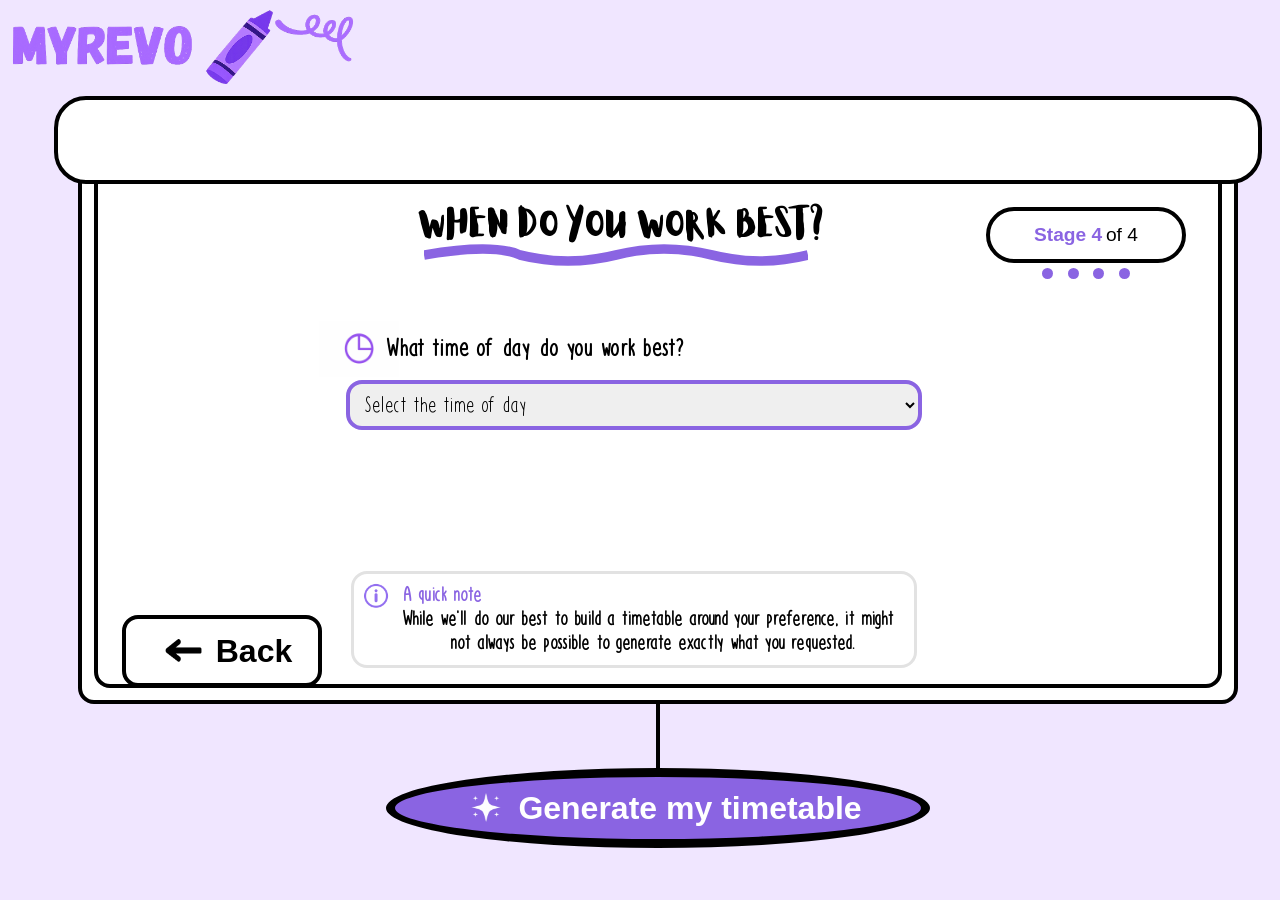
<file: stage_4.html>
<!DOCTYPE html>

<title>MyRevo</title>
<meta name="viewport" content="width=device-width, initial-scale=1.0">
<link rel="icon" href="images/icon.png">
<link rel="stylesheet" title="Default" href="css/default.css">

<style>

    .circle {
        cursor: pointer;
        transition: 0.2s ease;
        width: 34rem;
    }

    .circle:hover {
        background: #6b3dcc;
    }

    .rubber {
        position: absolute;
        bottom: -0.2rem;
        cursor: pointer;
        height: 4.5rem;
        width: 12.5rem;
        transition: 0.2s ease;
    }

    .rubber:hover {
        background: #e2e2e2;
    }
    
    .next-icon {
        width: 3rem;
        height: 3rem;
    }

    .back-icon {
        width: 4rem;
        height: 5rem;
    }

    #position1 {
        position: absolute;
        top:2.5rem;
        left: 20rem;
        font-size: 2rem;
    }

    #position2 {
        position: absolute;
        top: 11rem;
        left: 18rem;
        font-size: 1.5rem;
        font-weight: 700;
    }

    #position3 {
        position: absolute;
        top: -0.5rem;
        left: 3rem;
        font-size: 1.2rem;
        color: #8a64e2;
    }

    #position4 {
        position: absolute;
        top: 1rem;
        left: 3.1rem;
        font-size: 1.2rem;
    }

    #position5 {
        position: absolute;
        top: 2.5rem;
        left: 6rem;
        font-size: 1.2rem;
    }

    .clock-icon {
        position: absolute;
        top: 11.3rem;
        left: 13.8rem;
        width: 5rem;
        height: 3.5rem;
    }

    .dropdown-wrapper {
        position: absolute;
        top: 15rem;
        left: 15.5rem;
    }

    .dropdown {
        width: 36rem;
        padding: 0.6rem;
        border: 0.3rem solid #8a64e2;
        border-radius: 1rem;
        font-size: 1.3rem;
        cursor: pointer;
    }

    .info {
        position: absolute;
        left: 15.8rem;
        bottom: 1rem;
        width: 35rem;
        height: 5.7rem;
        border: 0.2rem solid #e2e2e2;
        border-radius: 1rem;
        background: #FFFFFF;
    }

    .info-icon {
        position: absolute;
        height: 2.4rem;
        top: 0.2rem;
        left: 0.2rem;
    }

    .generate-icon-white {
        width: 4rem;
        height: 2.5rem;
    }

    .error-msg {
        display: none;
        position: absolute;
        padding: 1rem;;
        bottom: -0.8rem;
        width: 12rem;
        left: 38.1em;
        color: #FF0000;
        background: #FFFFFF;
        font-size: 1.4rem;
        border: 0.3rem solid #FF0000;
        border-radius: 1rem;
    }

    .dropdown:focus {
        outline: none;
        border-color: #8a64e2;
        box-shadow: 0 0 0 0.2rem #8a64e266; 
    }

</style>


<main class="whiteboard-frame1 animating2">

    <img class="page-icon" src="images/page_icon.png" alt="MyRevo Icon">

    <section class="whiteboard-frame2 animating2">
        <p class="stages"><strong><span style="color: #8a64e2;">Stage 4</span></strong>of 4</p>
            
        <section class="dots">
            <p class="stage-dot active"></p>
            <p class="stage-dot active"></p>
            <p class="stage-dot active"></p>
            <p class="stage-dot active"></p>
        </section>

        <section class="info">
            <img class= "info-icon" src="images/info_icon.png" alt="Info Icon">
            <h3 class="font2" id="position3">A quick note</h3>
            <h3 class="font2" id="position4">While we'll do our best to build a timetable around your preference, it might</h3>
            <h3 class="font2" id="position5">not always be possible to generate exactly what you requested.</h3>
        </section>

        <h1 class="font1" id="position1">When do you work best?</h1>
        <svg style="margin-left: 20.4rem" width="384" height="230" viewBox="0 0 160 10" xmlns="http://www.w3.org/2000/svg">
            <path d="M0,5 Q29,0 40,5 Q60,10 80,5 Q100,0 120,5 Q140,10 160,5" 
                fill="none" stroke="#8a64e2" stroke-width="4"/>
        </svg>

        <img class="clock-icon"src="images/clock_icon.png" alt="Clock Icon">
        <h2 class="font2" id="position2">What time of day do you work best?</h2>
        <section class="dropdown-wrapper">
            <select class="dropdown font2">
                <option value="" disabled selected>Select the time of day</option>
                <option>Early morning (6am - 9am)</option>
                <option>Morning (9am - 12pm)</option>
                <option>Afternoon (12pm - 5pm)</option>
                <option>Evening (5pm - 8pm)</option>
                <option>Night (8pm - 12pm)</option>
                <option>It varies</option>
            </select>
        </section>

        <button type="button" class="rubber" onclick="previousPage()"><img class="back-icon" src="images/back_icon.png" alt="Back Icon">Back</button>

        <h3 class="error-msg font2"></h3>
            
    </section>

    <p class="whiteboard-top"></p>
    <p class="line animating2"></p>
    <button type="button" class="circle animating2" onclick="nextPage()"><img class="generate-icon-white" src="images/generate_icon_white.png" alt="Generate Icon White">Generate my timetable</button>

</main>

<script src="javascripts/device-check.js"></script>

<script>
    
    window.onload = () => {
        const skipLoad = sessionStorage.getItem('skipLoad');

        if (skipLoad) {
            sessionStorage.removeItem('skipLoad');

            const board1 = document.querySelector('.whiteboard-frame1');
            const board2 = document.querySelector('.whiteboard-frame2');
            const line = document.querySelector('.line');
            const btn = document.querySelector('.circle');

            board1.classList.remove('animating2');
            board2.classList.remove('animating2');
            line.classList.remove('animating2');
            btn.classList.remove('animating2');

            board1.classList.add('no-animation');
            board2.classList.add('no-animation');
            line.classList.add('no-animation');
            btn.classList.add('no-animation');
        }
    };

    function previousPage() {
        sessionStorage.setItem('skipLoad2', 'true');
        window.location.href = 'stage_3.html'
    }

 
    function nextPage() {
        const errorMessage = document.querySelector('.error-msg');
        const timeOfDay = document.querySelector('.dropdown').value;

        if (timeOfDay == '') {
            errorMessage.style.display = 'block';
            errorMessage.textContent = 'Error: You cannot leave any blank.';
            return;
        }

        errorMessage.style.display = 'none';
        localStorage.setItem("timeOfDay", timeOfDay);

        animation();
    }

    function animation() {
        const board1 = document.querySelector('.whiteboard-frame1');
        const board2 = document.querySelector('.whiteboard-frame2');
        const line = document.querySelector('.line');
        const btn = document.querySelector('.circle');
        
        board1.classList.remove('animating2');
        board2.classList.remove('animating2');
        line.classList.remove('animating2');
        btn.classList.remove('animating2');
        board1.classList.remove('no-animation');
        board2.classList.remove('no-animation');
        line.classList.remove('no-animation');
        btn.classList.remove('no-animation');

        btn.classList.add('animating1');

        setTimeout(() => {
            line.classList.add('animating1');
            board1.classList.add('animating1');
            board2.classList.add('animating1');
        }, 120);
 
        setTimeout(() => {
            window.location.href = 'stage_5.html';
        }, 700);
    }

</script>
</file>
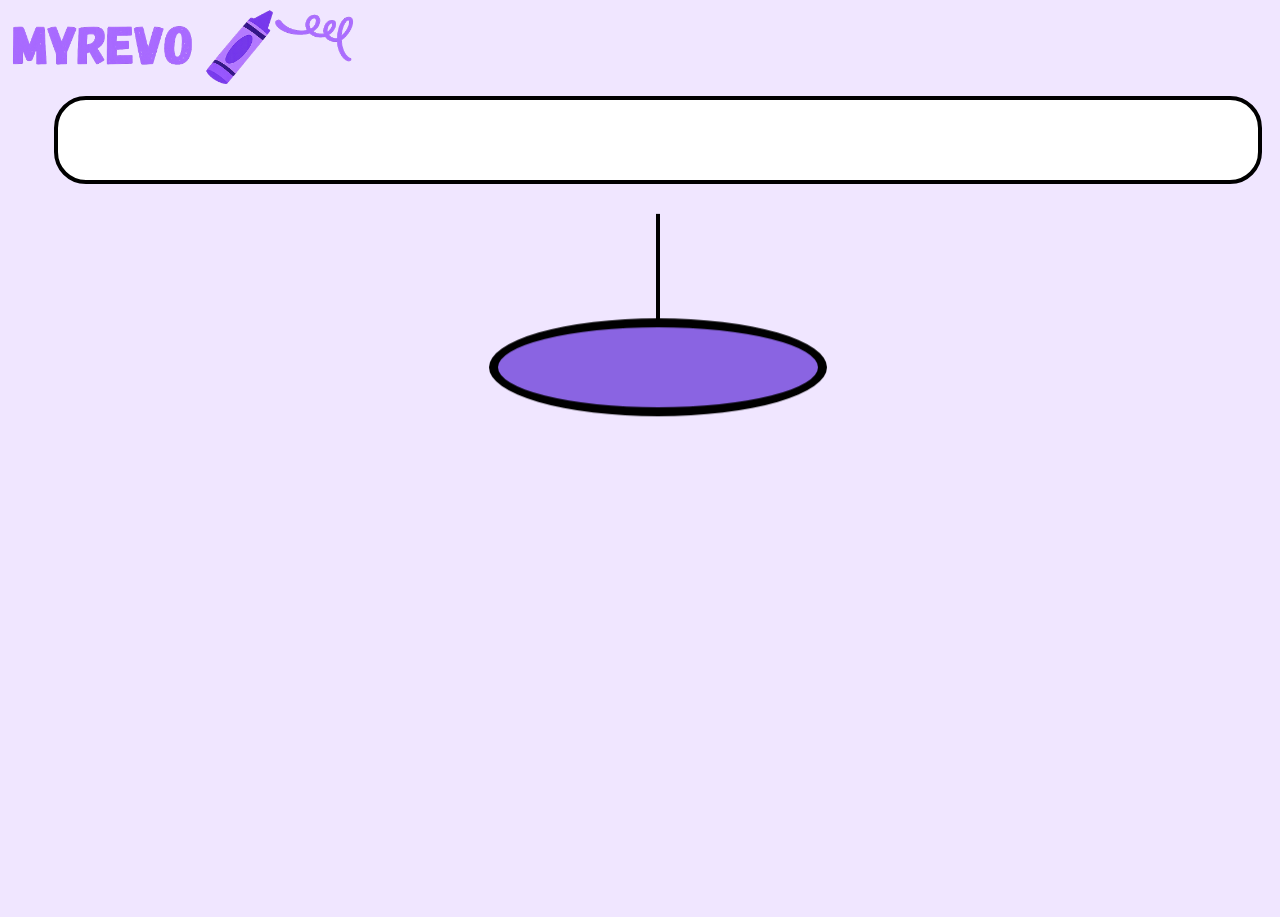
<file: stage_5.html>
<!DOCTYPE html>

<title>MyRevo</title>
<meta name="viewport" content="width=device-width, initial-scale=1.0">
<link rel="icon" href="images/icon.png">
<link rel="stylesheet" title="Default" href="css/default.css">

<style>
    @keyframes slide{
        0%{ width:0%; }
        100%{ width:100%; }
    }

    #position1 {
        position: absolute;
        top: 10rem;
        left: 28rem;
        font-size: 3.5rem;
        font-weight: 700;
    }

    .generate-icon-purple {
        position: absolute;
        width: 6rem;
        top: 11.8rem;
        left: 21.4rem;
    }

    .generate-box {
        position: relative;
        width: 30rem;
        height: 3rem;
        top: 17.5rem;
        left: 18rem;
        border: 0.3em solid #000000;
        border-radius: 1.5rem;
    }

    .slider {
        position: absolute;
        top: -1rem;
        left: 0rem;
        height: 100%;
        background: #8a64e2;
        border-radius: 1.2rem;
        animation: slide 15s ease-out forwards;
    }

</style>

<main class="whiteboard-frame1 animating2">

    <img class="page-icon" src="images/page_icon.png" alt="MyRevo Icon">

    <section class="whiteboard-frame2 animating2">
        <p class="font2" id="position1">Generating ... </p>
        <img class="generate-icon-purple" src="images/generate_icon_purple.png" alt="Generate Icon Purple">
        
        <section class="generate-box">
            <p class="slider"></p>
        </section>

        <p class="rubber"></p>
    </section>

    <p class="whiteboard-top"></p>
    <p class="line animating2"></p>
    <p class="circle animating2"></p>

</main>

<script src="javascripts/device-check.js"></script>

<script>
    
    window.onload = () => {
        const skipLoad = sessionStorage.getItem('skipLoad');

        if (skipLoad) {
            sessionStorage.removeItem('skipLoad');

            const board1 = document.querySelector('.whiteboard-frame1');
            const board2 = document.querySelector('.whiteboard-frame2');
            const line = document.querySelector('.line');
            const btn = document.querySelector('.circle');

            board1.classList.remove('animating2');
            board2.classList.remove('animating2');
            line.classList.remove('animating2');
            btn.classList.remove('animating2');

            board1.classList.add('no-animation');
            board2.classList.add('no-animation');
            line.classList.add('no-animation');
            btn.classList.add('no-animation');
        }
    };

    document.querySelector('.slider').addEventListener('animationend', () => {
        animation();
    });

    function animation() {
        const board1 = document.querySelector('.whiteboard-frame1');
        const board2 = document.querySelector('.whiteboard-frame2');
        const line = document.querySelector('.line');
        const btn = document.querySelector('.circle');
        
        board1.classList.remove('animating2');
        board2.classList.remove('animating2');
        line.classList.remove('animating2');
        btn.classList.remove('animating2');
        board1.classList.remove('no-animation');
        board2.classList.remove('no-animation');
        line.classList.remove('no-animation');
        btn.classList.remove('no-animation');

        btn.classList.add('animating1');

        setTimeout(() => {
            line.classList.add('animating1');
            board1.classList.add('animating1');
            board2.classList.add('animating1');
        }, 120);
 
        setTimeout(() => {
            window.location.href = 'stage_6.html';
        }, 700);
    }

</script>
</file>
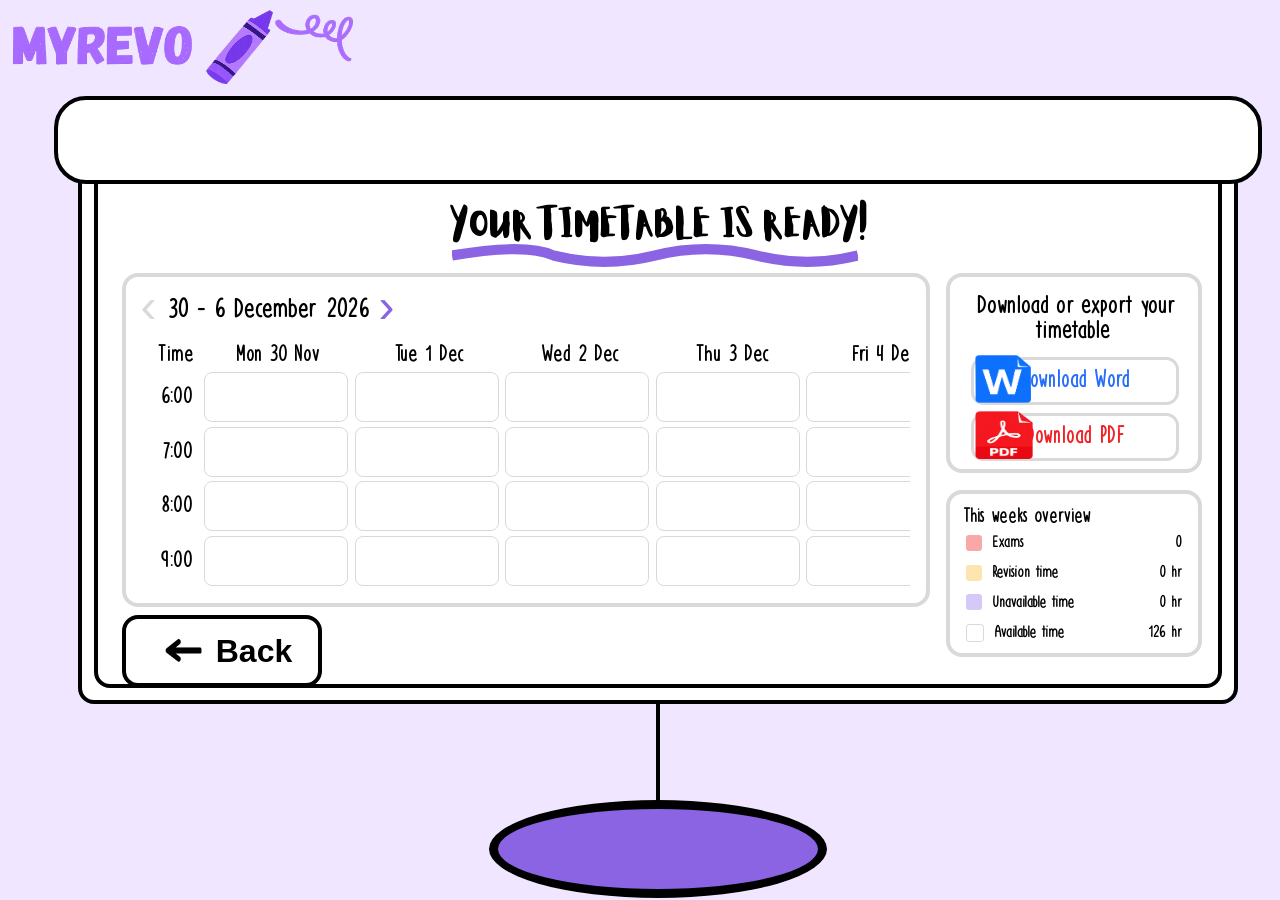
<file: stage_6.html>
<!DOCTYPE html>

<title>MyRevo</title>
<meta name="viewport" content="width=device-width, initial-scale=1.0">
<link rel="icon" href="images/icon.png">
<link rel="stylesheet" title="Default" href="css/default.css">

<style>

    .rubber {
        position: absolute;
        bottom: -0.2rem;
        cursor: pointer;
        height: 4.5rem;
        width: 12.5rem;
        transition: 0.2s ease;
    }

    .rubber:hover {
        background: #e2e2e2;
    }
    
    .back-icon {
        width: 4rem;
        height: 5rem;
    }

    #position1 {
        position: absolute;
        top: 2.5rem;
        left: 22.1rem;
        font-size: 2rem;
    }

    #position2 {
        position: absolute;
        top: -0.5rem;
        left: 1.6rem;
        font-size: 1.5rem;
        font-weight: 700;
    }

    #position3 {
        position: absolute;
        top: 1.1rem;
        left: 5.3rem;
        font-size: 1.5rem;
        font-weight: 700;
    }

    #position4 {
        position: absolute;
        top: -0.5rem;
        left: 0.8rem;
        font-size: 1.2rem;
        font-weight: 700;
    }

    .box1 {
        position: absolute;
        left: 1.5rem;
        top: 8.3rem;
        width: 48rem;
        height: 18.4rem;
        border: 0.3rem solid #d9d9d9;
        border-radius: 1rem;
        background: #FFFFFF; 
        overflow: hidden;
        padding: 1rem;
    }

    .month-nav {
        display: flex;
        align-items: center;
        margin-top: -1rem;
        margin-left: -0.7rem;
        font-size: 1.6rem;
        font-weight: 700;
    }

    .month-nav button {
        background: none;
        border: none;
        font-size: 3rem;
        color: #8a64e2;
        margin-top: -0.5rem;
        cursor: pointer;
        padding: 0.6rem;
        transition: 0.15s;
    }

    .month-nav button:hover {
        text-shadow: 0 0 0.6rem #8a64e2;
    }

    .month-nav button:disabled { 
        color: #d9d9d9; 
        cursor: default; 
    }

    .month-nav button:disabled:hover {
        background: none;
        text-shadow: none;
    }

    .day-headers {
        display: grid;
        grid-template-columns: 3.5rem repeat(7, 9rem);
        text-align: center;
        font-weight: 700;
        font-size: 1.35rem;
        margin-bottom: 0.3rem;
        gap: 0.47rem;
        position: relative;
        background: white;
        width: max-content;
    }

    .time-row {
        display: grid;
        grid-template-columns: 3.5rem repeat(7, 9rem);
        gap: 0.4em;
        margin-bottom: 0.3rem;
    }

    .time-label {
        font-size: 1.35rem;
        font-weight: 700;
        display: flex;
        align-items: center;
        justify-content: flex-end;
        padding-right: 0.3rem;
        position: sticky;
        left: 0;
        background: white;
        z-index: 10;
    }

    .cal-day {
        text-align: center;
        padding: 0.4rem 0;
        height: 2.2rem;
        border: 0.1rem solid #d9d9d9;
        border-radius: 0.5rem;
        font-size: 1rem;
        font-weight: 700;
        background: #FFFFFF;
        overflow: hidden;
    }

    .cal-day.exam-slot {
        background: #f9a8a8;
        border-color: #f9a8a8;
    }

    .cal-day.unavailable-slot {
        background: #d4c9f9;
        border-color: #d4c9f9;
    }

    .cal-day.revision-slot {
        background: #fde4b0;
        border-color: #fde4b0;
    }

    .exam-name-cell {
        display: block;
        width: 100%;
        height: 100%;
        overflow-x: auto;
        overflow-y: hidden;
        text-align: left;
        white-space: nowrap;
        line-height: 2.4rem;
        padding: 0 0 0.3rem 0; 
    }

    .exam-name-cell::before {
        content: '';
        display: inline-block;
        width: 0.3rem; 
    }

    .exam-name-cell::after {
        content: '';
        display: inline-block;
        width: 0.3rem;
    }

    .exam-name-cell::-webkit-scrollbar {
        height: 0.25rem;
    }

    .exam-name-cell::-webkit-scrollbar-thumb {
        background: #f0e6ff;
        border-radius: 2.5rem;
    }

    .header-wrap {
        overflow: hidden;
        position: relative;
    }

    .header-wrap::-webkit-scrollbar { 
        width: 0.5rem; 
        height: 0.5rem;
    }

    .body-wrap {
        overflow-x: auto;
        overflow-y: auto;
        max-height: 13.4rem;
    }

    .body-wrap::-webkit-scrollbar { 
        width: 0.5rem; 
        height: 0.5rem;
    }

    .body-wrap::-webkit-scrollbar-thumb { 
        background: #f0e6ff;
        border-radius: 2.5rem;
    }

    .box2 {
        position: absolute;
        left: 53rem;
        top: 8.3rem;
        width: 13.5rem;
        height: 10rem;
        border: 0.3rem solid #d9d9d9;
        padding: 1rem;
        border-radius: 1rem;
        background: #FFFFFF;
    }

    .word {
        display: flex;
        align-items: center;
        justify-content: center;
        font-size: 1.4rem;
        font-weight: 700;
        color: #266efa;
        position: absolute;
        left: 1.3rem;
        top: 5rem;
        width: 13rem;
        height: 3rem;
        border: 0.2rem solid #d9d9d9;
        border-radius: 0.8rem;
        background: #FFFFFF;
        cursor: pointer;
    }

    .word-icon {
        position: absolute;
        left: 0.1rem;
        top: -0.3rem;
        width: 3.5rem;
        height: 3rem;
    }

    .word:hover {
        background: #7fccff;
        border-color: #266efa;
    }

    .pdf {
        display: flex;
        align-items: center;
        justify-content: center;
        font-size: 1.4rem;
        font-weight: 700;
        color: #f02127;
        position: absolute;
        left: 1.3rem;
        top: 8.5rem;
        width: 13rem;
        height: 3rem;
        border: 0.2rem solid #d9d9d9;
        border-radius: 0.8rem;
        background: #FFFFFF;
        cursor: pointer;
    }

    .pdf-icon {
        position: absolute;
        left: 0.1rem;
        top: -0.3rem;
        width: 3.6rem;
        height: 3rem;
    }

    .pdf:hover {
        background: #f85e63;
        border-color: #f02127;
    }

    .box3 {
        position: absolute;
        left: 53rem;
        top: 21.9rem;
        width: 13.5rem;
        height: 7.9rem;
        border: 0.3rem solid #d9d9d9;
        padding: 1rem;
        border-radius: 1rem;
        background: #FFFFFF;
    }

    #keyGrid {
        display: grid;
        flex-direction: column;
        gap: 0.8rem;
        margin-top: 1.5rem;
    }

    .key-row {
        display: flex;
        align-items: center;
    }

    .key-color {
        width: 1rem;
        height: 1rem;
        border-radius: 0.2rem;
        margin-right: 0.6rem;
    }

    .key-label {
        font-size: 1rem;
        font-weight: 700;
    }

    .key-count {
        font-size: 1rem;
        font-weight: 700;
        margin-left: auto;
    }

</style>


<main class="whiteboard-frame1 animating2">

    <img class="page-icon" src="images/page_icon.png" alt="MyRevo Icon">

    <section class="whiteboard-frame2 animating2">

        <h1 class="font1" id="position1">Your timetable is ready!</h1>
        <svg style="margin-left: 22.1rem" width="406" height="231" viewBox="0 0 160 10" xmlns="http://www.w3.org/2000/svg">
            <path d="M0,5 Q29,0 40,5 Q60,10 80,5 Q100,0 120,5 Q140,10 160,5" 
                fill="none" stroke="#8a64e2" stroke-width="4"/>
        </svg>

        <section class="box1 font2">
            <div class="header-wrap">
                <section class="month-nav">
                    <button type="button" id="prevBtn" onclick="changeWeek(-1)">&#8249;</button>
                    <span id="weekLabel"></span>
                    <button type="button" id="nextBtn" onclick="changeWeek(1)">&#8250;</button>
                </section>
        
                <section class="day-headers" id="dayHeaders"></section>
            </div>
                
            <div class="body-wrap" id="bodyWrap">
                <div id="timeGrid"></div>
            </div>
        </section>

        <section class="box2 font2">
            <p id="position2">Download or export your</p>
            <p id="position3">timetable</p>
            <button type="button" class="word font2" onclick="wordPage()"><img class="word-icon" src="images/word_icon.png" alt="Word Icon">Download Word</button>
            <button type="button" class="pdf font2" onclick="pdfPage()"><img class="pdf-icon" src="images/pdf_icon.png" alt="PDF Icon">Download PDF</button>
        </section>

        <section class="box3 font2">
            <p id="position4">This weeks overview</p>

            <section id="keyGrid">
                <div class="key-row">
                    <span class="key-color" style="background:#f9a8a8;"></span>
                    <span class="key-label">Exams</span>
                    <span class="key-count">1</span>
                </div>
                <div class="key-row">
                    <span class="key-color" style="background:#fde4b0;"></span>
                    <span class="key-label">Revision time</span>
                    <span class="key-count">17 hr</span>
                </div>
                <div class="key-row">
                    <span class="key-color" style="background:#d4c9f9;"></span>
                    <span class="key-label">Unavailable time</span>
                    <span class="key-count">24 hr</span>
                </div>
                <div class="key-row">
                    <span class="key-color" style="background:#FFFFFF; border:0.1rem solid #d9d9d9;"></span>
                    <span class="key-label">Available time</span>
                    <span class="key-count">126hr</span>
                </div>
            </section>

        </section>

        <button type="button" class="rubber" onclick="previousPage()"><img class="back-icon" src="images/back_icon.png" alt="Back Icon">Back</button>
            
    </section>

    <p class="whiteboard-top"></p>
    <p class="line animating2"></p>
    <p class="circle animating2"></p>

</main>

<script src="javascripts/algorithm.js"></script>
<script src="javascripts/device-check.js"></script>

<script>
    const headerWrap = document.querySelector('.header-wrap');
    const bodyWrap = document.querySelector('.body-wrap');

    bodyWrap.addEventListener('scroll', () => {
        headerWrap.scrollLeft = bodyWrap.scrollLeft;
    });
    
    window.onload = () => {
        const skipLoad = sessionStorage.getItem('skipLoad');

        if (skipLoad) {
            sessionStorage.removeItem('skipLoad');

            const board1 = document.querySelector('.whiteboard-frame1');
            const board2 = document.querySelector('.whiteboard-frame2');
            const line = document.querySelector('.line');
            const btn = document.querySelector('.circle');

            board1.classList.remove('animating2');
            board2.classList.remove('animating2');
            line.classList.remove('animating2');
            btn.classList.remove('animating2');

            board1.classList.add('no-animation');
            board2.classList.add('no-animation');
            line.classList.add('no-animation');
            btn.classList.add('no-animation');
        }
    };

    function previousPage() {
        sessionStorage.setItem('skipLoad3', 'true');
        window.location.href = 'stage_4.html'
    }

    const monthNames = ['January','February','March','April','May','June','July','August','September','October','November','December'];
    const dayNames   = ['Mon','Tue','Wed','Thu','Fri','Sat','Sun'];
    const dayTimes   = ["6:00","7:00","8:00","9:00","10:00","11:00","12:00","13:00","14:00","15:00","16:00","17:00","18:00","19:00","20:00","21:00","22:00","23:00"];
    const examInfo = JSON.parse(localStorage.getItem('examInfo'));
    const unavailableInfo = JSON.parse(localStorage.getItem('unavailableInfo'));
    
    const timeOfDay = localStorage.getItem("timeOfDay");
    const exams = JSON.parse(localStorage.getItem('exams'));
    const age = localStorage.getItem("age");

    const today = new Date();
    today.setHours(0, 0, 0, 0);
    const currentWeekStart = new Date(today);
    currentWeekStart.setDate(today.getDate() - ((today.getDay() + 6) % 7));

    let weekStart = new Date();
    weekStart.setHours(0, 0, 0, 0);
    weekStart.setDate(weekStart.getDate() - ((weekStart.getDay() + 6) % 7));

    function getWeekDays() {
        const days = [];
        for (let i = 0; i < 7; i++) {
            const d = new Date(weekStart);
            d.setDate(weekStart.getDate() + i);
            days.push(d);
        }
        return days;
    }

    function timetable() {
        const days = getWeekDays();
        const startDay = days[0];
        const endDay   = days[6];
        document.getElementById('weekLabel').textContent = `${startDay.getDate()} - ${endDay.getDate()} ${monthNames[endDay.getMonth()]} ${endDay.getFullYear()}`;

        const headers = document.getElementById('dayHeaders');
        headers.innerHTML = '<div style="margin-left: 0.7rem;">Time</div>';
        days.forEach((d, i) => {
            headers.innerHTML += `<div>${dayNames[i]} ${d.getDate()} ${monthNames[d.getMonth()].slice(0, 3)}</div>`;
        });

        const grid = document.getElementById('timeGrid');
        grid.innerHTML = '';

        dayTimes.forEach(time => {
            const hour = parseInt(time.split(':')[0]);
            const row = document.createElement('div');
            row.className = 'time-row';

            const label = document.createElement('div');
            label.className = 'time-label';
            label.textContent = time;
            row.appendChild(label);

            days.forEach( d => {
                const box = document.createElement('div');
                box.className = 'cal-day';

                const iso = `${d.getFullYear()}-${String(d.getMonth() + 1).padStart(2, '0')}-${String(d.getDate()).padStart(2, '0')}`;
                box.dataset.date = iso;
                box.dataset.hour = hour;

                row.appendChild(box);
            });

            grid.appendChild(row);
        });

        plotExams();
        plotUnavailable();
        plotRevision();

        const prevBtn = document.getElementById('prevBtn');
        if (weekStart <= currentWeekStart) {
            prevBtn.disabled = true;
        } else {
            prevBtn.disabled = false;
        }

        const nextBtn = document.getElementById('nextBtn');
        const lastExamWeekStart = getLastExamWeekStart();

        if (weekStart >= lastExamWeekStart) {
            nextBtn.disabled = true;
        } else {
            nextBtn.disabled = false;
        }
    }

    function getLastExamWeekStart() {
        let lastExamDate = null;

        examInfo.forEach(ex => {
            const [y, m, d] = ex.date.split('-').map(Number);
            const examDate = new Date(y, m - 1, d);

            if (!lastExamDate || examDate > lastExamDate) {
                lastExamDate = examDate;
            }
        });

        const weekStart = new Date(lastExamDate);
        weekStart.setDate(lastExamDate.getDate() - ((lastExamDate.getDay() + 6) % 7));
        return weekStart;
    }

    function plotExams() {
        if (!examInfo) return;

        let firstExamCell = null;

        examInfo.forEach(ex => {
            const [startH, startM] = ex.start.split(':').map(Number);
            const [endH, endM]     = ex.end.split(':').map(Number);

            const startHour = startH;
            const endHourExclusive = endM > 0 ? endH + 1 : endH;

        for (let h = startHour; h < endHourExclusive; h++) {
                const cell = document.querySelector(`.cal-day[data-date="${ex.date}"][data-hour="${h}"]`);
                if (cell) {
                    cell.classList.add('exam-slot');
                    cell.title = `${ex.name} (${ex.start}–${ex.end})`;
                    cell.innerHTML = `<span class="exam-name-cell">${ex.name}</span>`;
                    if (!firstExamCell) firstExamCell = cell;
                }
            }
        });
    }

    function plotUnavailable() {
        if (!unavailableInfo) return;

        unavailableInfo.forEach(item => {
            const [startH, startM] = item.start.split(':').map(Number);
            const [endH, endM]     = item.end.split(':').map(Number);

            const startHour = startH;
            const endHourExclusive = endM > 0 ? endH + 1 : endH;

            for (let h = startHour; h < endHourExclusive; h++) {
                const cell = document.querySelector(`.cal-day[data-date="${item.date}"][data-hour="${h}"]`);

                if (cell && !cell.classList.contains('exam-slot')) {
                    cell.classList.add('unavailable-slot');
                    cell.title = `Unavailable (${item.start}–${item.end})`;
                    cell.innerHTML = `<span class="exam-name-cell">Unavailable</span>`;
                }
            }
        });
    }

    function changeWeek(num) {
        weekStart.setDate(weekStart.getDate() + num * 7);
        timetable();
    }

// Loops through every week from now until the last exam
function getAllWeeksTableHtml() {
    const originalWeekStart = new Date(weekStart);
    const lastWeek = getLastExamWeekStart();

    // Safety net: if something's wrong with the exam dates, just export the week currently on screen instead of breaking
    const finalWeek = (lastWeek instanceof Date && !isNaN(lastWeek)) ? lastWeek : currentWeekStart;

    let exportWeekStart = new Date(currentWeekStart);
    const weekSectionsHtml = [];

    while (exportWeekStart <= finalWeek) {
        weekStart = new Date(exportWeekStart);
        timetable();

        const pageBreak = weekSectionsHtml.length > 0 ? 'page-break-before: always;' : '';
        weekSectionsHtml.push(`<div style="${pageBreak}">${buildWeekTableHtml()}</div>`);

        exportWeekStart.setDate(exportWeekStart.getDate() + 7);
    }

    // Put the visible page back to whatever week the user was on
    weekStart = originalWeekStart;
    timetable();

    return weekSectionsHtml.join('');
}

function wordPage() {
    downloadWordDocument(getAllWeeksTableHtml());
}

function pdfPage() {
    printAsPdf(getAllWeeksTableHtml());
}

// Reads the week currently drawn and turns it into a plain HTML table with inline styles 
function buildWeekTableHtml() {
    const weekLabel = document.getElementById('weekLabel').textContent;

    const headerCellsHtml = Array.from(document.querySelectorAll('#dayHeaders > div'))
        .map(div => `<td style="border:1px solid #999999;padding:4px 6px;font-weight:bold;text-align:center;background:#f0e6ff;font-size:11px;">${div.textContent.trim()}</td>`)
        .join('');

    let rowsHtml = '';
    document.querySelectorAll('#timeGrid .time-row').forEach(row => {
        let rowCellsHtml = '';

        row.querySelectorAll('.time-label, .cal-day').forEach(cell => {
            const isTimeLabel = cell.classList.contains('time-label');

            let background = '#FFFFFF';
            if (cell.classList.contains('exam-slot')) background = '#f9a8a8';
            else if (cell.classList.contains('unavailable-slot')) background = '#d4c9f9';
            else if (cell.classList.contains('revision-slot')) background = '#fde4b0';

            const nameSpan = cell.querySelector('.exam-name-cell');
            const text = nameSpan ? nameSpan.textContent : cell.textContent;

            const align = isTimeLabel ? 'right' : 'center';
            const weight = isTimeLabel ? 'bold' : 'normal';

            rowCellsHtml += `<td style="border:1px solid #999999;padding:3px 5px;background:${background};text-align:${align};font-weight:${weight};font-size:9px;white-space:nowrap;">${text}</td>`;
        });

        rowsHtml += `<tr>${rowCellsHtml}</tr>`;
    });

    return `
        <h2 style="font-family:Calibri,sans-serif;margin-bottom:8px;">${weekLabel}</h2>
        <table style="border-collapse:collapse;font-family:Calibri,sans-serif;">
            <tr>${headerCellsHtml}</tr>
            ${rowsHtml}
        </table>
    `;
}

// Wraps every week's table in a Word-compatible HTML document
function downloadWordDocument(weekSectionsHtml) {
    const htmlDoc = `
        <html xmlns:o="urn:schemas-microsoft-com:office:office" xmlns:w="urn:schemas-microsoft-com:office:word" xmlns="http://www.w3.org/TR/REC-html40">
        <head>
            <meta charset="utf-8">
            <title>MyRevo Timetable</title>
            <!--[if gte mso 9]>
            <xml>
                <w:WordDocument>
                    <w:View>Print</w:View>
                    <w:Zoom>90</w:Zoom>
                </w:WordDocument>
            </xml>
            <![endif]-->
            <style>
                @page {
                    size: 841.9pt 595.3pt;
                    mso-page-orientation: landscape;
                    margin: 1cm;
                }
                body { font-family: Calibri, sans-serif; }
            </style>
        </head>
        <body>
            ${weekSectionsHtml}
        </body>
        </html>
    `;

    const blob = new Blob(['\ufeff', htmlDoc], { type: 'application/msword' });
    const url = URL.createObjectURL(blob);

    const link = document.createElement('a');
    link.href = url;
    link.download = 'MyRevo_Timetable.doc';
    document.body.appendChild(link);
    link.click();
    document.body.removeChild(link);
    URL.revokeObjectURL(url);
}

// Opens a new window with the same week tables, styled for print, then triggers the browser's print dialog
function printAsPdf(weekSectionsHtml) {
    const printWindow = window.open('', '_blank');

    if (!printWindow) {
        alert('Please allow pop-ups for this site to download a PDF.');
        return;
    }

    printWindow.document.write(`
        <html>
        <head>
            <meta charset="utf-8">
            <title>MyRevo Timetable</title>
            <style>
                @page {
                    size: A4 landscape;
                    margin: 1cm;
                }
                body { font-family: Calibri, sans-serif; }
                table { border-collapse: collapse; }
            </style>
        </head>
        <body>
            ${weekSectionsHtml}
        </body>
        </html>
    `);

    printWindow.document.close();

    printWindow.onload = () => {
        printWindow.focus();
        printWindow.print();
    };
}

timetable();
</script>
</file>
<file: css/default.css>
@keyframes boardUp {
        0%   { height: 35rem;}
        100% { height: 0;}
    }
 
    @keyframes lineUp {
        0%   { transform: translateY(0); }
        100% { transform: translateY(-32.7rem); }
    }
 
    @keyframes btnAniUp {
        0%   { transform: translateY(0); }
        15%  { transform: translateY(1rem); }
        100% { transform: translateY(-32.4rem); }
    }

    .whiteboard-frame1.animating1 {
        animation: boardUp 0.8s ease forwards;
    }

    .whiteboard-frame2.animating1 {
        animation: boardUp 0.8s ease forwards;
    }
 
    .line.animating1 {
        animation: lineUp 0.6s ease forwards;
    }
 
    .circle.animating1 {
        animation: btnAniUp 0.8s ease forwards;
    }
    
    @keyframes boardDown {
        0%   { height: 0rem;}
    }
 
    @keyframes lineDown {
        0%   { transform: translateY(-32.7rem); }
        100% { transform: translateY(0); }
    }
 
    @keyframes btnAniDown {
        0%   { transform: translateY(-32.4rem); }
        100% { transform: translateY(0); }
    }

    .whiteboard-frame1.animating2 {
        animation: boardDown 0.8s ease forwards;
    }

    .whiteboard-frame2.animating2 {
        animation: boardDown 0.8s ease forwards;
    }
 
    .line.animating2 {
        animation: lineDown 0.86s ease forwards;
    }
 
    .circle.animating2 {
        animation: btnAniDown 0.8s ease forwards;
    }

    .whiteboard-frame1.no-animation {
        animation: none;
    }

    .whiteboard-frame2.no-animation {
        transform: translateY(0);
        animation: none;
    }
 
    .line.animating2.no-animation {
        transform: translateY(0);
        animation: none;
    }
 
    .circle.animating2.no-animation {
        transform: translateY(0);
        animation: none;
    }
    
    @font-face {
        font-family: "Aloja";
        src: url("../fonts/Aloja.otf") format("opentype");
        font-weight: normal;
        font-style: normal;
    }

    @font-face {
        font-family: "Azurite";
        src: url("../fonts/Azurite.ttf") format("opentype");
        font-weight: normal;
        font-style: normal;
    }

    .font1 {
        font-family: Aloja, sans-serif;
        font-size: 1.9rem;
    }

    .font2 {
        font-family: Azurite, sans-serif;
    }
    
    body {
        background: #f0e6ff;
        display: flex;
        align-items: center;
        justify-content: center;
        padding-top: 7rem;
        padding-bottom: 10rem;
    }

    .page-icon {
        position: absolute;
        height: 18rem;
        top: -6rem;
        left: -3rem;
    }

    .whiteboard-frame1 {
        display: flex;
        align-items: center;
        justify-content: center;
        width: 72rem;
        height: 36rem;
        border: 0.3rem solid #000000;
        border-radius: 1rem;
        background: #FFFFFF;
        overflow: hidden;
    }

    .whiteboard-frame2 {
        position: relative;
        width: 70rem;
        height: 34rem;
        border: 0.3rem solid #000000;
        border-radius: 1rem;
        background: #FFFFFF;
        overflow: hidden;
    }

    .whiteboard-top {
        position: absolute;
        top: 5rem;
        width: 75rem;
        height: 5rem;
        background: #FFFFFF;
        border: 0.3rem solid #000000;
        border-radius: 2rem;
    }

    .line {
        position: absolute;
        top: 43rem;
        height: 9rem;
        border-left: 0.3rem solid #000000;
    }

    .circle {
        display: flex;
        align-items: center;
        justify-content: center;
        font-family: sans-serif;
        font-size: 2rem;
        font-weight: 700;
        position: absolute;
        color: #FFFFFF;
        top: 48rem;
        width: 20rem;
        height: 5rem;
        border: 0.3em solid #000000;
        border-radius: 50%;
        background: #8a64e2;
    }

    .rubber {
        display: flex;
        align-items: center;
        justify-content: center;
        font-family: sans-serif;
        font-size: 2rem;
        font-weight: 700;
        position: absolute;
        left: 1.5rem;
        bottom: -2.2rem;
        width: 12rem;
        height: 4rem;
        border: 0.3rem solid #000000;
        border-radius: 1rem;
        background: #FFFFFF;
    }

    .stages {
        display: flex;
        align-items: center;
        justify-content: center;
        font-family: sans-serif;
        font-size: 1.2rem;
        position: absolute;
        top: 3rem;
        right: 2rem;
        width: 12rem;
        height: 3rem;
        border: 0.3rem solid #000000;
        border-radius: 2rem;
        background: #FFFFFF;
    }

    .stages span {
        margin-right: 0.23rem;
    }

    .dots {
        position: absolute;
        top: 7rem; 
        right: 5.5rem;
        display: flex;
        gap: 0.9rem;
    }

    .stage-dot {
        position: relative;
        width: 0.7rem;
        height: 0.7rem;
        border-radius: 50%;
        background: #d9d9d9;
    }

    .stage-dot.active {
        background: #8a64e2;
    }
</file>
<file: default.css>
@keyframes boardUp {
        0%   { height: 35rem;}
        100% { height: 0;}
    }
 
    @keyframes lineUp {
        0%   { transform: translateY(0); }
        100% { transform: translateY(-32.7rem); }
    }
 
    @keyframes btnAniUp {
        0%   { transform: translateY(0); }
        15%  { transform: translateY(1rem); }
        100% { transform: translateY(-32.4rem); }
    }

    .whiteboard-frame1.animating1 {
        animation: boardUp 0.8s ease forwards;
    }

    .whiteboard-frame2.animating1 {
        animation: boardUp 0.8s ease forwards;
    }
 
    .line.animating1 {
        animation: lineUp 0.6s ease forwards;
    }
 
    .circle.animating1 {
        animation: btnAniUp 0.8s ease forwards;
    }
    
    @keyframes boardDown {
        0%   { height: 0rem;}
    }
 
    @keyframes lineDown {
        0%   { transform: translateY(-32.7rem); }
        100% { transform: translateY(0); }
    }
 
    @keyframes btnAniDown {
        0%   { transform: translateY(-32.4rem); }
        100% { transform: translateY(0); }
    }

    .whiteboard-frame1.animating2 {
        animation: boardDown 0.8s ease forwards;
    }

    .whiteboard-frame2.animating2 {
        animation: boardDown 0.8s ease forwards;
    }
 
    .line.animating2 {
        animation: lineDown 0.86s ease forwards;
    }
 
    .circle.animating2 {
        animation: btnAniDown 0.8s ease forwards;
    }

    .whiteboard-frame1.no-animation {
        animation: none;
    }

    .whiteboard-frame2.no-animation {
        transform: translateY(0);
        animation: none;
    }
 
    .line.animating2.no-animation {
        transform: translateY(0);
        animation: none;
    }
 
    .circle.animating2.no-animation {
        transform: translateY(0);
        animation: none;
    }
    
    @font-face {
        font-family: "Aloja";
        src: url("fonts/Aloja.otf") format("opentype");
        font-weight: normal;
        font-style: normal;
    }

    @font-face {
        font-family: "Azurite";
        src: url("fonts/Azurite.ttf") format("opentype");
        font-weight: normal;
        font-style: normal;
    }

    .font1 {
        font-family: Aloja, sans-serif;
        font-size: 1.9rem;
    }

    .font2 {
        font-family: Azurite, sans-serif;
    }
    
    body {
        background: #f0e6ff;
        display: flex;
        align-items: center;
        justify-content: center;
        padding-top: 7rem;
        padding-bottom: 10rem;
    }

    .page-icon {
        position: absolute;
        height: 18rem;
        top: -6rem;
        left: -3rem;
    }

    .whiteboard-frame1 {
        display: flex;
        align-items: center;
        justify-content: center;
        width: 72rem;
        height: 36rem;
        border: 0.3rem solid #000000;
        border-radius: 1rem;
        background: #FFFFFF;
        overflow: hidden;
    }

    .whiteboard-frame2 {
        position: relative;
        width: 70rem;
        height: 34rem;
        border: 0.3rem solid #000000;
        border-radius: 1rem;
        background: #FFFFFF;
        overflow: hidden;
    }

    .whiteboard-top {
        position: absolute;
        top: 5rem;
        width: 75rem;
        height: 5rem;
        background: #FFFFFF;
        border: 0.3rem solid #000000;
        border-radius: 2rem;
    }

    .line {
        position: absolute;
        top: 43rem;
        height: 9rem;
        border-left: 0.3rem solid #000000;
    }

    .circle {
        display: flex;
        align-items: center;
        justify-content: center;
        font-family: sans-serif;
        font-size: 2rem;
        font-weight: 700;
        position: absolute;
        color: #FFFFFF;
        top: 48rem;
        width: 20rem;
        height: 5rem;
        border: 0.3em solid #000000;
        border-radius: 50%;
        background: #8a64e2;
    }

    .rubber {
        display: flex;
        align-items: center;
        justify-content: center;
        font-family: sans-serif;
        font-size: 2rem;
        font-weight: 700;
        position: absolute;
        left: 1.5rem;
        bottom: -2.2rem;
        width: 12rem;
        height: 4rem;
        border: 0.3rem solid #000000;
        border-radius: 1rem;
        background: #FFFFFF;
    }

    .stages {
        display: flex;
        align-items: center;
        justify-content: center;
        font-family: sans-serif;
        font-size: 1.2rem;
        position: absolute;
        top: 3rem;
        right: 2rem;
        width: 12rem;
        height: 3rem;
        border: 0.3rem solid #000000;
        border-radius: 2rem;
        background: #FFFFFF;
    }

    .stages span {
        margin-right: 0.23rem;
    }

    .dots {
        position: absolute;
        top: 7rem; 
        right: 5.5rem;
        display: flex;
        gap: 0.9rem;
    }

    .stage-dot {
        position: relative;
        width: 0.7rem;
        height: 0.7rem;
        border-radius: 50%;
        background: #d9d9d9;
    }

    .stage-dot.active {
        background: #8a64e2;
    }
</file>
